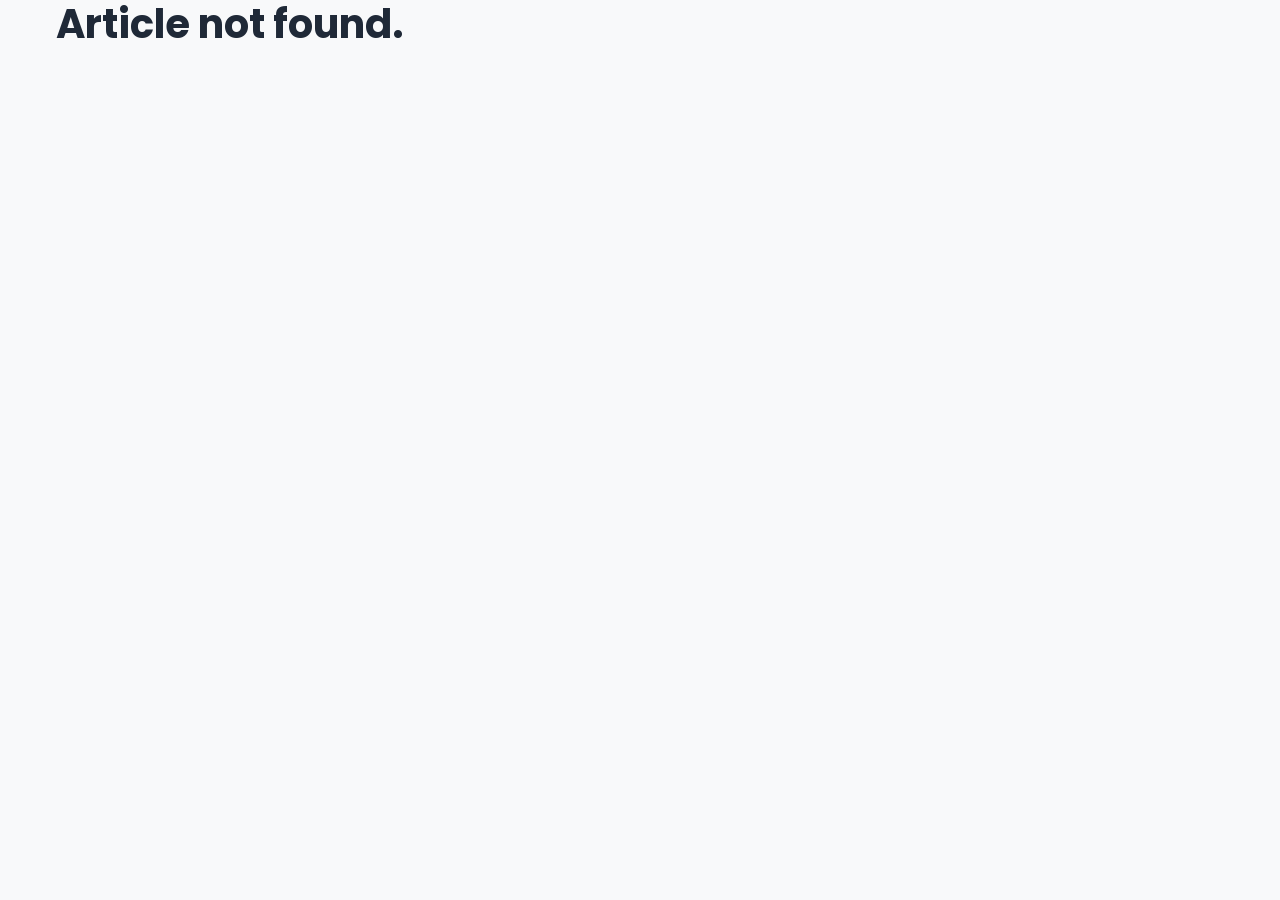
<file: pages/article.html>
<!DOCTYPE html>

<html lang="en">

<head>

<meta charset="UTF-8">

<meta
name="viewport"
content="width=device-width, initial-scale=1.0">

<title>

Pakistan Announces New Economic Policy | Tajziya Gah

</title>

<link
rel="stylesheet"
href="../css/reset.css">

<link
rel="stylesheet"
href="../css/variables.css">

<link
rel="stylesheet"
href="../css/style.css">

<link
rel="stylesheet"
href="../css/responsive.css">

<link
rel="stylesheet"
href="https://cdnjs.cloudflare.com/ajax/libs/font-awesome/6.6.0/css/all.min.css">

<link
href="https://fonts.googleapis.com/css2?family=Inter:wght@300;400;500;600;700&family=Poppins:wght@500;600;700;800&display=swap"
rel="stylesheet">
<link rel="stylesheet" href="../css/theme.css">
<link rel="stylesheet" href="../css/article.css">

<!-- Favicon -->
<link rel="icon" type="image/x-icon" href="/favicon.ico">
<link rel="icon" type="image/png" sizes="32x32" href="/favicon-32x32.png">
<link rel="icon" type="image/png" sizes="16x16" href="/favicon-16x16.png">

<!-- Apple -->
<link rel="apple-touch-icon" sizes="180x180" href="/apple-touch-icon.png">

<!-- Android -->
<link rel="manifest" href="/site.webmanifest">

<meta name="theme-color" content="#8b0000">
</head>

<body>

<!-- Header -->

<!-- Include same Header from index.html -->

<!-- Navigation -->

<!-- Include same Navigation -->

<!-- Breaking News -->

<!-- Include same Breaking News -->

<main class="article-page">

    <div class="container">

        <article id="article-container">

        </article>

    </div>

</main>

<!-- Footer -->

<script src="../js/navigation.js"></script>
<script src="../js/theme.js"></script>
<script src="../js/language.js"></script>
<script src="../js/app.js"></script>
<script src="../js/article.js"></script>

</body>

</html>
</file>
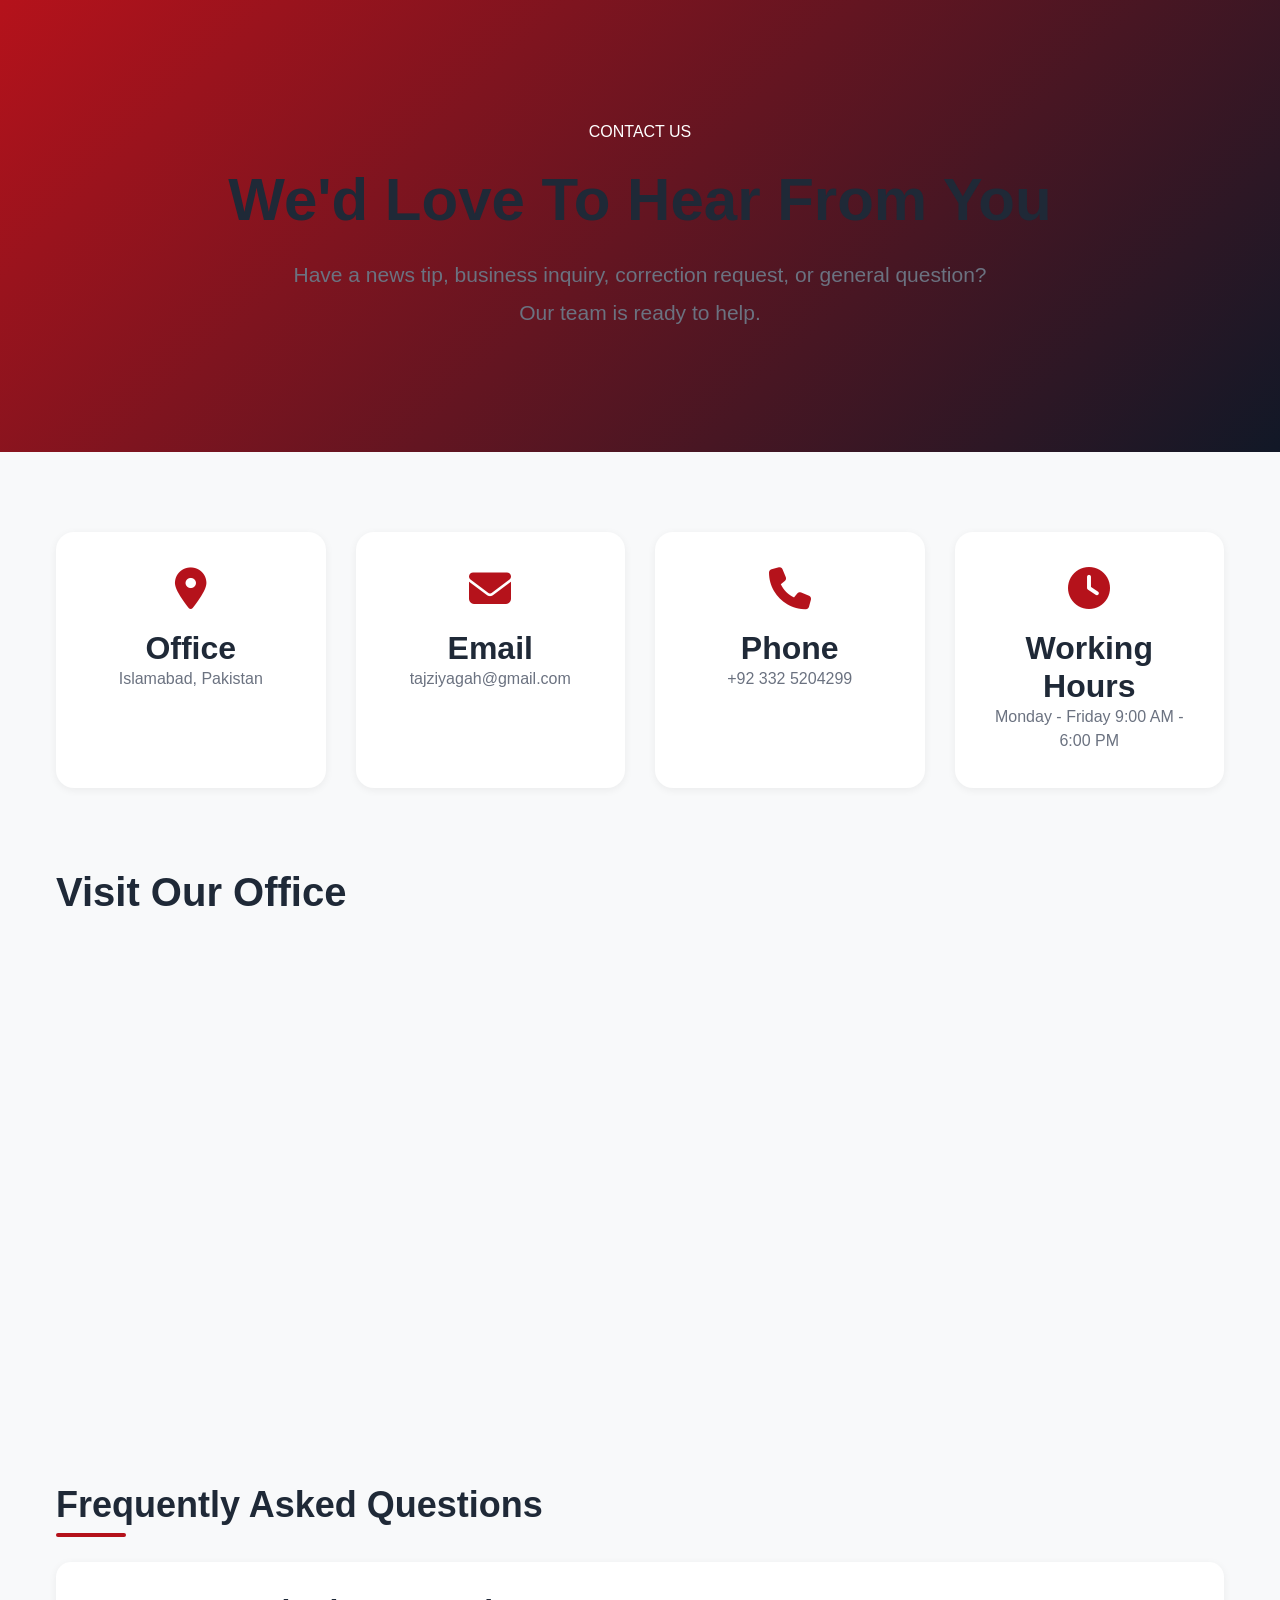
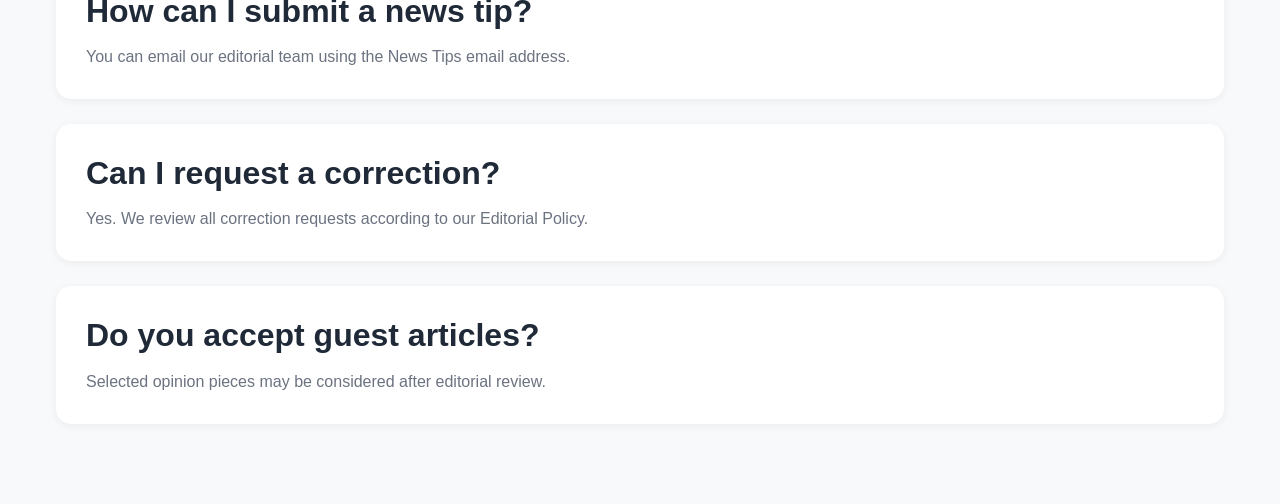
<file: pages/contact.html>
<!DOCTYPE html>
<html lang="en">

<head>

<meta charset="UTF-8">

<meta name="viewport"
content="width=device-width, initial-scale=1.0">

<title>

Contact Us | Tajziya Gah

</title>

<link rel="stylesheet" href="../css/reset.css">
<link rel="stylesheet" href="../css/variables.css">
<link rel="stylesheet" href="../css/style.css">
<link rel="stylesheet" href="../css/responsive.css">
<link rel="stylesheet" href="../css/theme.css">

<link rel="stylesheet"
href="https://cdnjs.cloudflare.com/ajax/libs/font-awesome/6.6.0/css/all.min.css">

<!-- Favicon -->
<link rel="icon" type="image/x-icon" href="/favicon.ico">
<link rel="icon" type="image/png" sizes="32x32" href="/favicon-32x32.png">
<link rel="icon" type="image/png" sizes="16x16" href="/favicon-16x16.png">

<!-- Apple -->
<link rel="apple-touch-icon" sizes="180x180" href="/apple-touch-icon.png">

<!-- Android -->
<link rel="manifest" href="/site.webmanifest">

<meta name="theme-color" content="#8b0000">
</head>

<body>

<!-- Same Header -->

<!-- Same Navigation -->

<!-- Same Breaking News -->

<main>

<!-- Hero -->

<section class="contact-hero">

<div class="container">

<span>CONTACT US</span>

<h1>

We'd Love To Hear From You

</h1>

<p>

Have a news tip, business inquiry, correction request,
or general question? Our team is ready to help.

</p>

</div>

</section>

<section class="contact-cards">

<div class="container">

<div class="contact-grid">

<div class="contact-card">

<i class="fa-solid fa-location-dot"></i>

<h3>

Office

</h3>

<p>

Islamabad, Pakistan

</p>

</div>

<div class="contact-card">

<i class="fa-solid fa-envelope"></i>

<h3>

Email

</h3>

<p>

tajziyagah@gmail.com

</p>

</div>

<div class="contact-card">

<i class="fa-solid fa-phone"></i>

<h3>

Phone

</h3>

<p>

+92 332 5204299

</p>

</div>

<div class="contact-card">

<i class="fa-solid fa-clock"></i>

<h3>

Working Hours

</h3>

<p>

Monday - Friday

9:00 AM - 6:00 PM

</p>

</div>

</div>

</div>

</section>

<section class="map-section">

<div class="container">

<h2>

Visit Our Office

</h2>

<div class="map-container">

<!-- <iframe
src="https://maps.google.com/maps?q=Islamabad&t=&z=13&ie=UTF8&iwloc=&output=embed"
loading="lazy">
</iframe> -->
<iframe src="https://www.google.com/maps/embed?pb=!1m18!1m12!1m3!1d3321.857508476046!2d72.98407507473482!3d33.63493643965176!2m3!1f0!2f0!3f0!3m2!1i1024!2i768!4f13.1!3m3!1m2!1s0x38df9741dc6a0ff7%3A0x6b8c1ba2fa89bb2e!2sAl%20Rehman%20heights!5e0!3m2!1sen!2s!4v1783611809093!5m2!1sen!2s" width="600" height="450" style="border:0;" allowfullscreen="" loading="lazy" referrerpolicy="strict-origin-when-cross-origin"></iframe>
</div>

</div>

</section>

<section class="faq">

<div class="container">

<div class="section-header">

<h2>

Frequently Asked Questions

</h2>

</div>

<div class="faq-list">

<div class="faq-item">

<h3>

How can I submit a news tip?

</h3>

<p>

You can email our editorial team using the News Tips email address.

</p>

</div>

<div class="faq-item">

<h3>

Can I request a correction?

</h3>

<p>

Yes. We review all correction requests according to our Editorial Policy.

</p>

</div>

<div class="faq-item">

<h3>

Do you accept guest articles?

</h3>

<p>

Selected opinion pieces may be considered after editorial review.

</p>

</div>

</div>

</div>

</section>

</main>

<!-- Same Newsletter -->

<!-- Same Footer -->

<script src="../js/navigation.js"></script>
<script src="../js/theme.js"></script>
<script src="../js/language.js"></script>
<script src="../js/app.js"></script>
<script src="../js/article.js"></script>

</body>

</html>
</file>
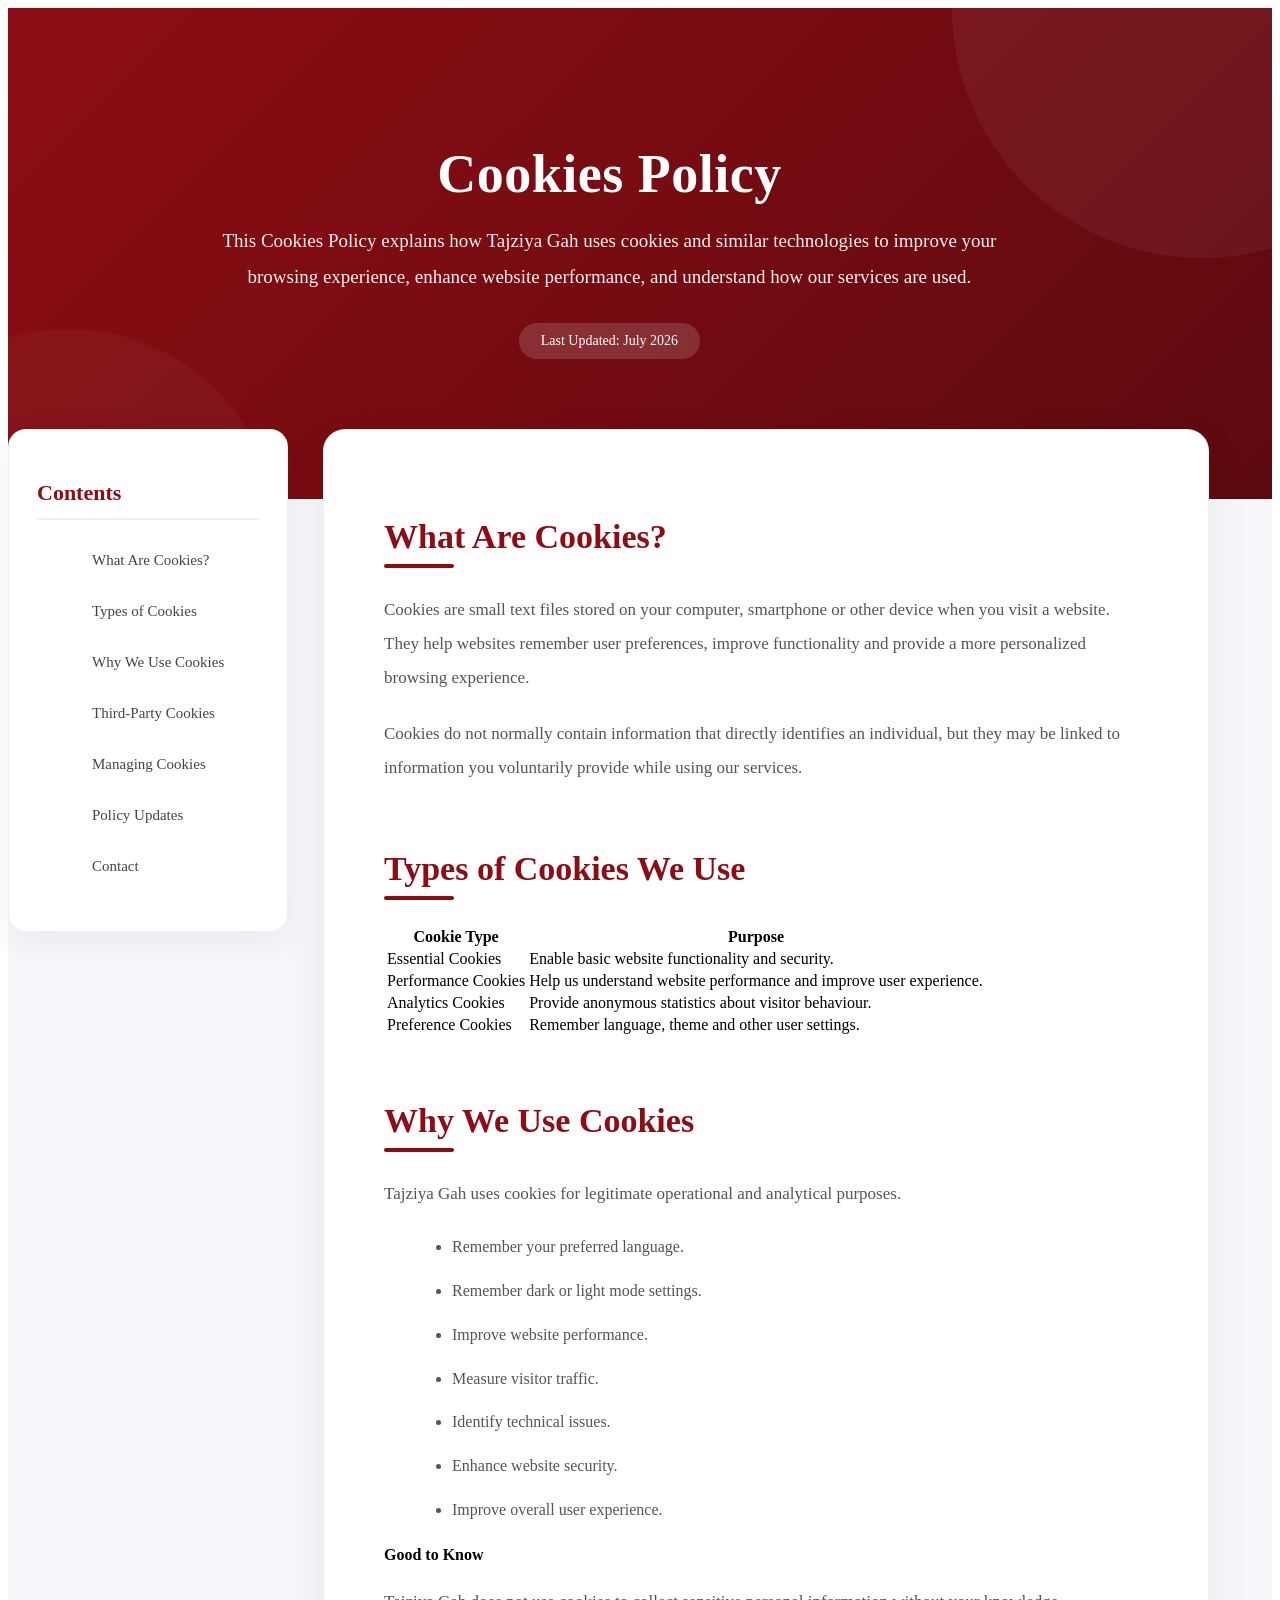
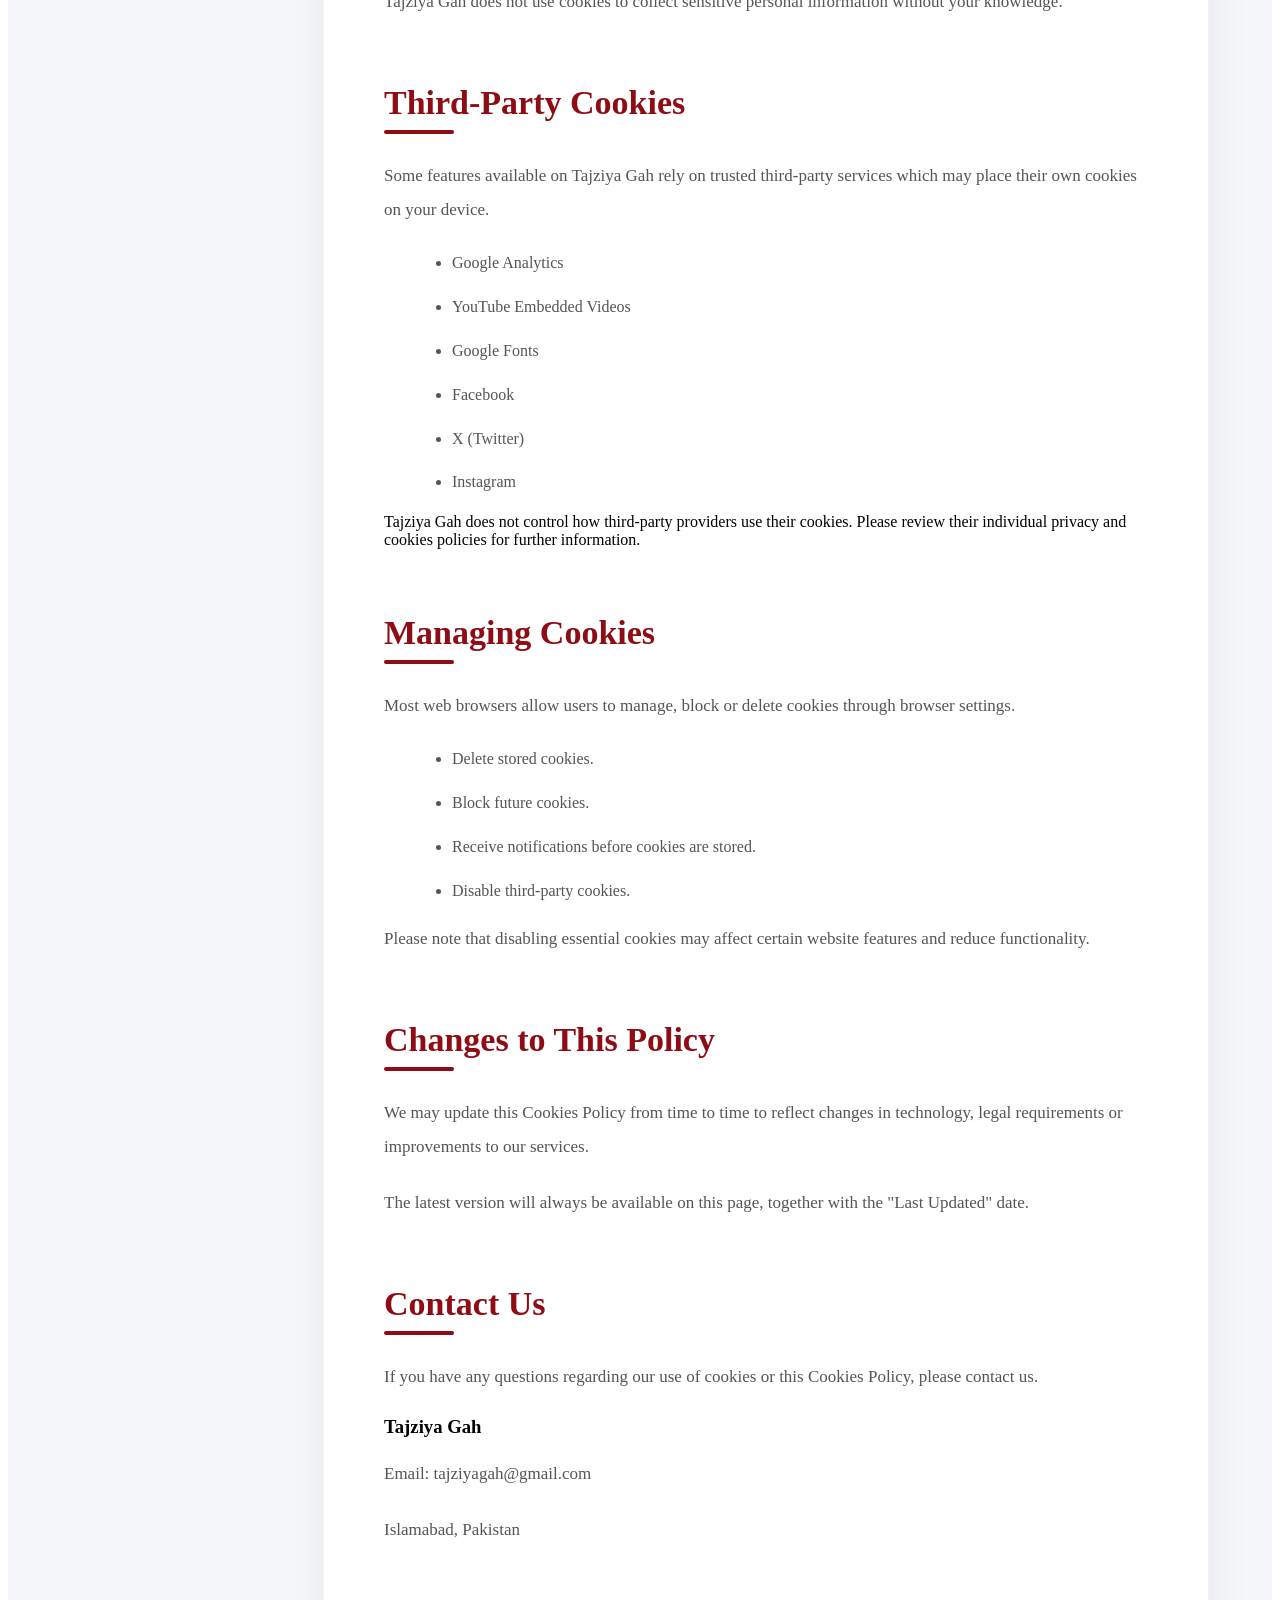
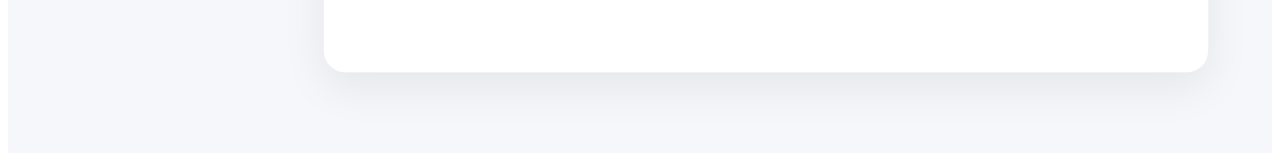
<file: pages/cookies.html>
<html lang="en">
<head>
    <meta charset="UTF-8">
    <meta name="viewport" content="width=device-width, initial-scale=1.0">
    <title>Privacy Policy - Tajziya Gah</title>
    <link rel="stylesheet" href="../css/policy.css">
    <link rel="stylesheet" href="../css/responsive.css">

    <!-- Favicon -->
<link rel="icon" type="image/x-icon" href="/favicon.ico">
<link rel="icon" type="image/png" sizes="32x32" href="/favicon-32x32.png">
<link rel="icon" type="image/png" sizes="16x16" href="/favicon-16x16.png">

<!-- Apple -->
<link rel="apple-touch-icon" sizes="180x180" href="/apple-touch-icon.png">

<!-- Android -->
<link rel="manifest" href="/site.webmanifest">

<meta name="theme-color" content="#8b0000">
</head>
<body>

<main class="policy-page">

    <!-- HERO -->

    <section class="policy-hero">

        <div class="container">

            <h1>Cookies Policy</h1>

            <p>

                This Cookies Policy explains how Tajziya Gah uses cookies and similar
                technologies to improve your browsing experience, enhance website
                performance, and understand how our services are used.

            </p>

            <div class="policy-updated">

                Last Updated: July 2026

            </div>

        </div>

    </section>



    <div class="container">

        <div class="policy-wrapper">

            <!-- SIDEBAR -->

            <aside class="policy-sidebar">

                <h3>Contents</h3>

                <ul>

                    <li><a href="#what">What Are Cookies?</a></li>

                    <li><a href="#types">Types of Cookies</a></li>

                    <li><a href="#purpose">Why We Use Cookies</a></li>

                    <li><a href="#thirdparty">Third-Party Cookies</a></li>

                    <li><a href="#manage">Managing Cookies</a></li>

                    <li><a href="#updates">Policy Updates</a></li>

                    <li><a href="#contact">Contact</a></li>

                </ul>

            </aside>



            <!-- CONTENT -->

            <div class="policy-content">

                <section id="what">

                    <h2>What Are Cookies?</h2>

                    <p>

                        Cookies are small text files stored on your computer,
                        smartphone or other device when you visit a website.
                        They help websites remember user preferences, improve
                        functionality and provide a more personalized browsing
                        experience.

                    </p>

                    <p>

                        Cookies do not normally contain information that directly
                        identifies an individual, but they may be linked to
                        information you voluntarily provide while using our
                        services.

                    </p>

                </section>



                <section id="types">

                    <h2>Types of Cookies We Use</h2>

                    <table class="policy-table">

                        <tr>

                            <th>Cookie Type</th>

                            <th>Purpose</th>

                        </tr>

                        <tr>

                            <td>Essential Cookies</td>

                            <td>Enable basic website functionality and security.</td>

                        </tr>

                        <tr>

                            <td>Performance Cookies</td>

                            <td>Help us understand website performance and improve user experience.</td>

                        </tr>

                        <tr>

                            <td>Analytics Cookies</td>

                            <td>Provide anonymous statistics about visitor behaviour.</td>

                        </tr>

                        <tr>

                            <td>Preference Cookies</td>

                            <td>Remember language, theme and other user settings.</td>

                        </tr>

                    </table>

                </section>



                <section id="purpose">

                    <h2>Why We Use Cookies</h2>

                    <p>

                        Tajziya Gah uses cookies for legitimate operational and
                        analytical purposes.

                    </p>

                    <ul>

                        <li>Remember your preferred language.</li>

                        <li>Remember dark or light mode settings.</li>

                        <li>Improve website performance.</li>

                        <li>Measure visitor traffic.</li>

                        <li>Identify technical issues.</li>

                        <li>Enhance website security.</li>

                        <li>Improve overall user experience.</li>

                    </ul>

                    <div class="policy-box">

                        <h4>Good to Know</h4>

                        <p>

                            Tajziya Gah does not use cookies to collect sensitive
                            personal information without your knowledge.

                        </p>

                    </div>

                </section>



                <section id="thirdparty">

                    <h2>Third-Party Cookies</h2>

                    <p>

                        Some features available on Tajziya Gah rely on trusted
                        third-party services which may place their own cookies
                        on your device.

                    </p>

                    <ul>

                        <li>Google Analytics</li>

                        <li>YouTube Embedded Videos</li>

                        <li>Google Fonts</li>

                        <li>Facebook</li>

                        <li>X (Twitter)</li>

                        <li>Instagram</li>

                    </ul>

                    <div class="policy-notice">

                        Tajziya Gah does not control how third-party providers
                        use their cookies. Please review their individual privacy
                        and cookies policies for further information.

                    </div>

                </section>



                <section id="manage">

                    <h2>Managing Cookies</h2>

                    <p>

                        Most web browsers allow users to manage, block or delete
                        cookies through browser settings.

                    </p>

                    <ul>

                        <li>Delete stored cookies.</li>

                        <li>Block future cookies.</li>

                        <li>Receive notifications before cookies are stored.</li>

                        <li>Disable third-party cookies.</li>

                    </ul>

                    <p>

                        Please note that disabling essential cookies may affect
                        certain website features and reduce functionality.

                    </p>

                </section>



                <section id="updates">

                    <h2>Changes to This Policy</h2>

                    <p>

                        We may update this Cookies Policy from time to time to
                        reflect changes in technology, legal requirements or
                        improvements to our services.

                    </p>

                    <p>

                        The latest version will always be available on this page,
                        together with the "Last Updated" date.

                    </p>

                </section>



                <section id="contact">

                    <h2>Contact Us</h2>

                    <p>

                        If you have any questions regarding our use of cookies
                        or this Cookies Policy, please contact us.

                    </p>

                    <div class="policy-contact">

                        <h3>Tajziya Gah</h3>

                        <p>Email: tajziyagah@gmail.com</p>

                        <p>Islamabad, Pakistan</p>

                    </div>

                </section>

            </div>

        </div>

    </div>

</main>
<script src="../js/navigation.js"></script>
<script src="../js/theme.js"></script>
<script src="../js/language.js"></script>
<script src="../js/app.js"></script>

</body>
</file>
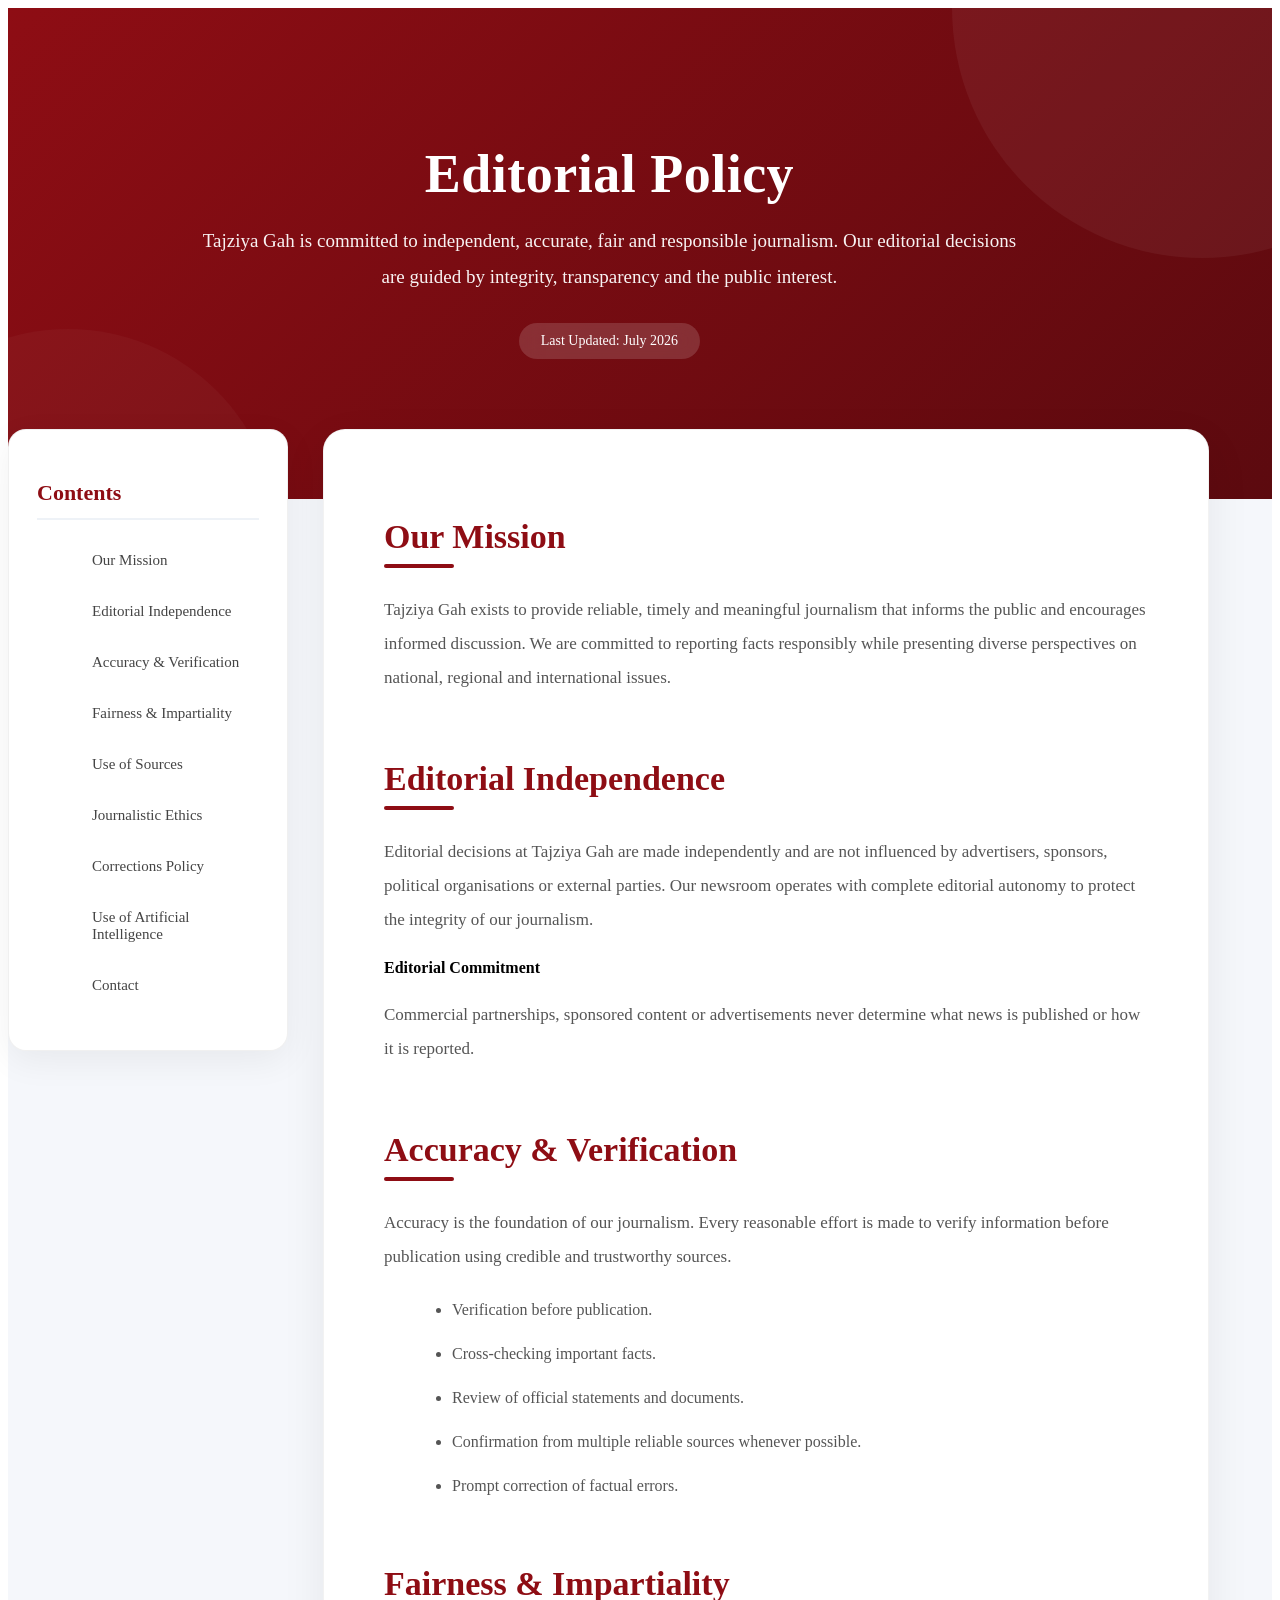
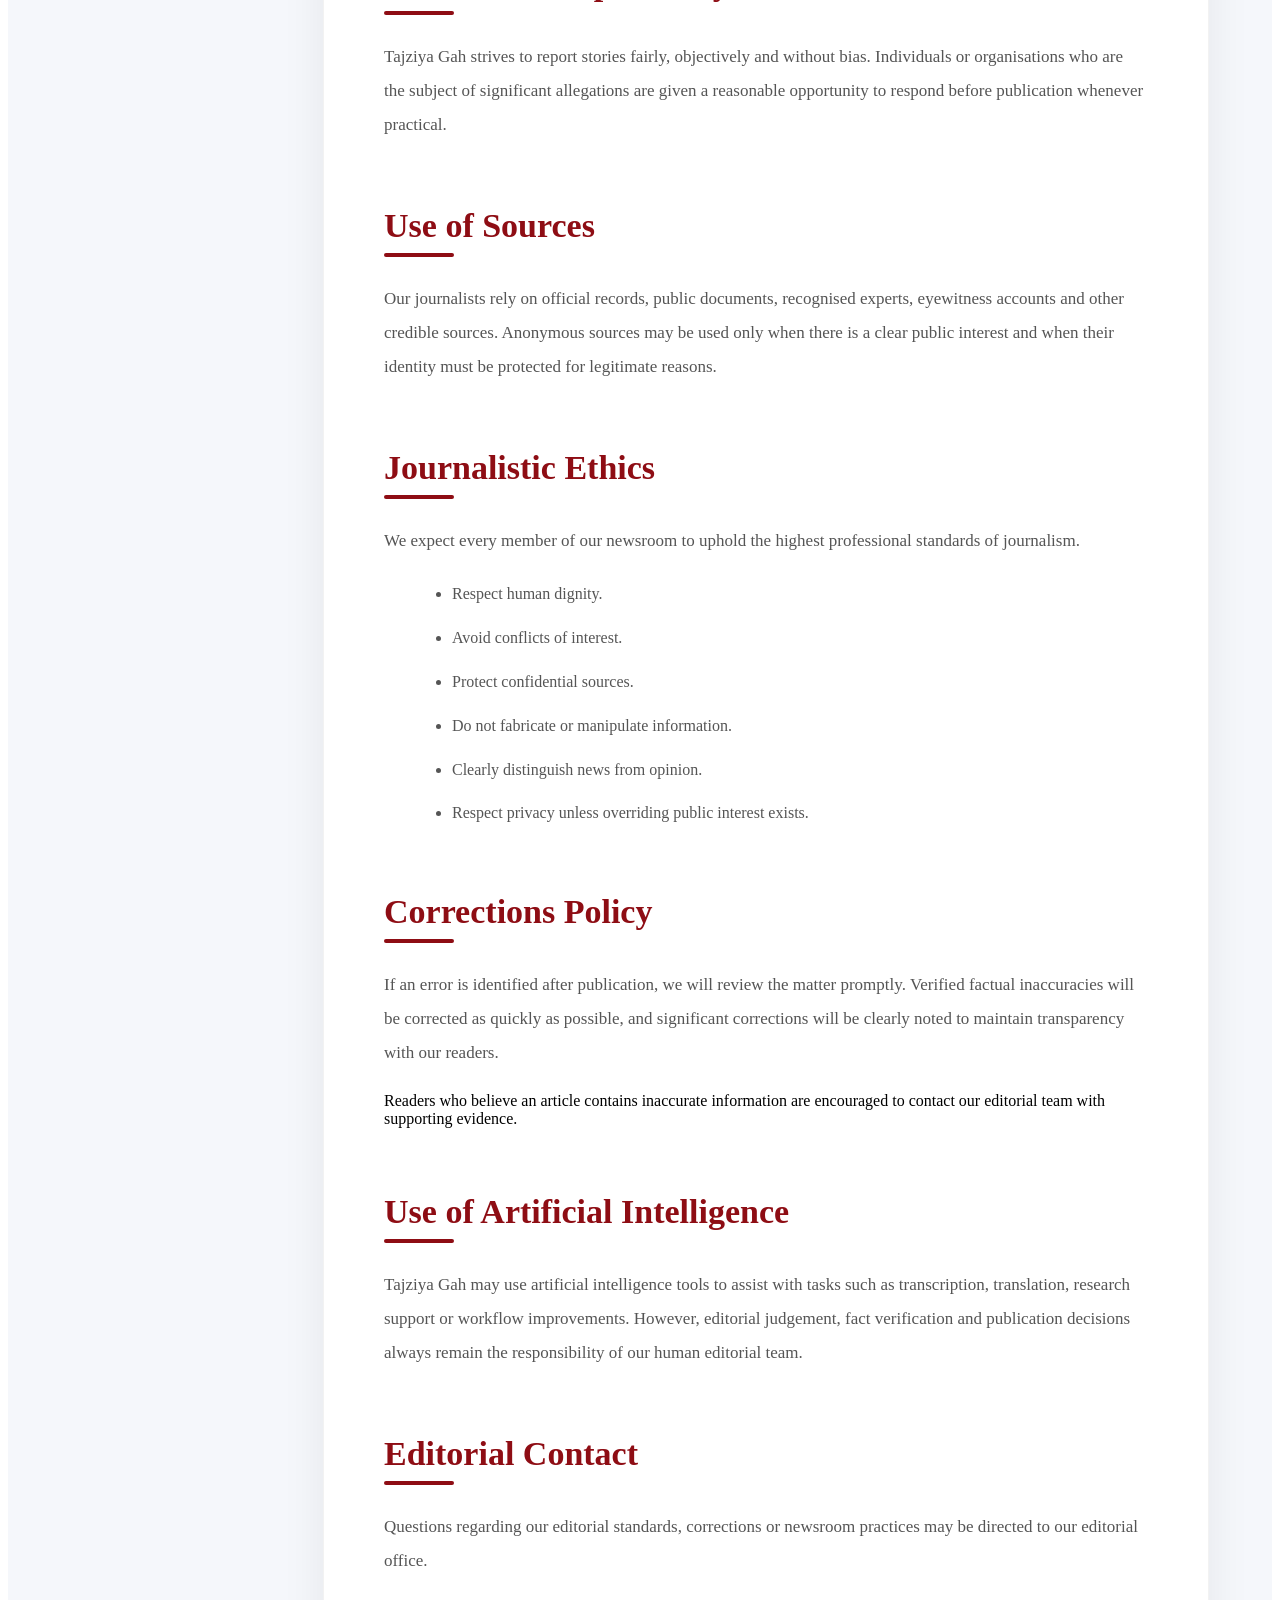
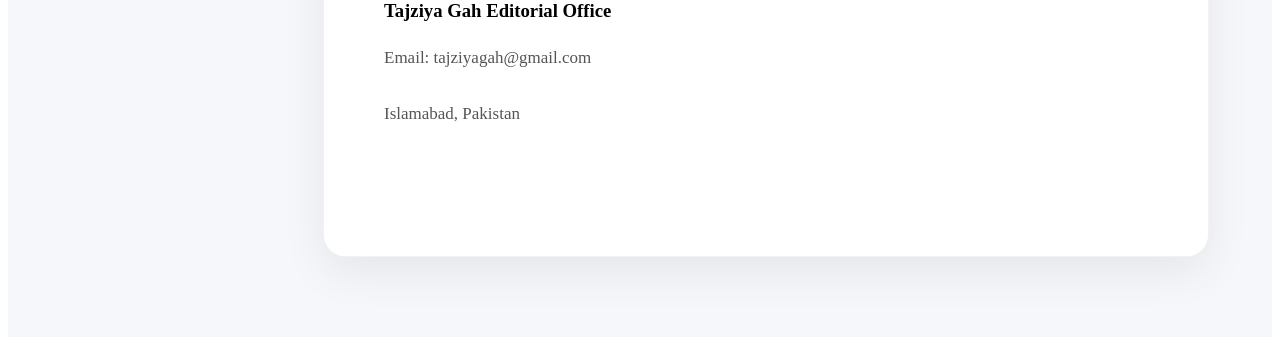
<file: pages/editorial-policy.html>
<html lang="en">
<head>
    <meta charset="UTF-8">
    <meta name="viewport" content="width=device-width, initial-scale=1.0">
    <title>Privacy Policy - Tajziya Gah</title>
    <link rel="stylesheet" href="../css/policy.css">
    <link rel="stylesheet" href="../css/responsive.css">

    <!-- Favicon -->
<link rel="icon" type="image/x-icon" href="/favicon.ico">
<link rel="icon" type="image/png" sizes="32x32" href="/favicon-32x32.png">
<link rel="icon" type="image/png" sizes="16x16" href="/favicon-16x16.png">

<!-- Apple -->
<link rel="apple-touch-icon" sizes="180x180" href="/apple-touch-icon.png">

<!-- Android -->
<link rel="manifest" href="/site.webmanifest">

<meta name="theme-color" content="#8b0000">
</head>
<body>

<main class="policy-page">

    <!-- HERO -->

    <section class="policy-hero">

        <div class="container">

            <h1>Editorial Policy</h1>

            <p>

                Tajziya Gah is committed to independent, accurate, fair and responsible journalism.
                Our editorial decisions are guided by integrity, transparency and the public interest.

            </p>

            <div class="policy-updated">

                Last Updated: July 2026

            </div>

        </div>

    </section>


    <div class="container">

        <div class="policy-wrapper">

            <!-- SIDEBAR -->

            <aside class="policy-sidebar">

                <h3>Contents</h3>

                <ul>

                    <li><a href="#mission">Our Mission</a></li>

                    <li><a href="#independence">Editorial Independence</a></li>

                    <li><a href="#accuracy">Accuracy & Verification</a></li>

                    <li><a href="#fairness">Fairness & Impartiality</a></li>

                    <li><a href="#sources">Use of Sources</a></li>

                    <li><a href="#ethics">Journalistic Ethics</a></li>

                    <li><a href="#corrections">Corrections Policy</a></li>

                    <li><a href="#ai">Use of Artificial Intelligence</a></li>

                    <li><a href="#contact">Contact</a></li>

                </ul>

            </aside>


            <!-- CONTENT -->

            <div class="policy-content">

                <section id="mission">

                    <h2>Our Mission</h2>

                    <p>

                        Tajziya Gah exists to provide reliable, timely and meaningful journalism
                        that informs the public and encourages informed discussion. We are committed
                        to reporting facts responsibly while presenting diverse perspectives on
                        national, regional and international issues.

                    </p>

                </section>


                <section id="independence">

                    <h2>Editorial Independence</h2>

                    <p>

                        Editorial decisions at Tajziya Gah are made independently and are not influenced
                        by advertisers, sponsors, political organisations or external parties.
                        Our newsroom operates with complete editorial autonomy to protect the integrity
                        of our journalism.

                    </p>

                    <div class="policy-box">

                        <h4>Editorial Commitment</h4>

                        <p>

                            Commercial partnerships, sponsored content or advertisements never determine
                            what news is published or how it is reported.

                        </p>

                    </div>

                </section>


                <section id="accuracy">

                    <h2>Accuracy & Verification</h2>

                    <p>

                        Accuracy is the foundation of our journalism. Every reasonable effort is made
                        to verify information before publication using credible and trustworthy sources.

                    </p>

                    <ul>

                        <li>Verification before publication.</li>

                        <li>Cross-checking important facts.</li>

                        <li>Review of official statements and documents.</li>

                        <li>Confirmation from multiple reliable sources whenever possible.</li>

                        <li>Prompt correction of factual errors.</li>

                    </ul>

                </section>


                <section id="fairness">

                    <h2>Fairness & Impartiality</h2>

                    <p>

                        Tajziya Gah strives to report stories fairly, objectively and without bias.
                        Individuals or organisations who are the subject of significant allegations
                        are given a reasonable opportunity to respond before publication whenever
                        practical.

                    </p>

                </section>


                <section id="sources">

                    <h2>Use of Sources</h2>

                    <p>

                        Our journalists rely on official records, public documents, recognised experts,
                        eyewitness accounts and other credible sources. Anonymous sources may be used
                        only when there is a clear public interest and when their identity must be
                        protected for legitimate reasons.

                    </p>

                </section>


                <section id="ethics">

                    <h2>Journalistic Ethics</h2>

                    <p>

                        We expect every member of our newsroom to uphold the highest professional
                        standards of journalism.

                    </p>

                    <ul>

                        <li>Respect human dignity.</li>

                        <li>Avoid conflicts of interest.</li>

                        <li>Protect confidential sources.</li>

                        <li>Do not fabricate or manipulate information.</li>

                        <li>Clearly distinguish news from opinion.</li>

                        <li>Respect privacy unless overriding public interest exists.</li>

                    </ul>

                </section>


                <section id="corrections">

                    <h2>Corrections Policy</h2>

                    <p>

                        If an error is identified after publication, we will review the matter
                        promptly. Verified factual inaccuracies will be corrected as quickly as
                        possible, and significant corrections will be clearly noted to maintain
                        transparency with our readers.

                    </p>

                    <div class="policy-notice">

                        Readers who believe an article contains inaccurate information are encouraged
                        to contact our editorial team with supporting evidence.

                    </div>

                </section>


                <section id="ai">

                    <h2>Use of Artificial Intelligence</h2>

                    <p>

                        Tajziya Gah may use artificial intelligence tools to assist with tasks such
                        as transcription, translation, research support or workflow improvements.
                        However, editorial judgement, fact verification and publication decisions
                        always remain the responsibility of our human editorial team.

                    </p>

                </section>


                <section id="contact">

                    <h2>Editorial Contact</h2>

                    <p>

                        Questions regarding our editorial standards, corrections or newsroom practices
                        may be directed to our editorial office.

                    </p>

                    <div class="policy-contact">

                        <h3>Tajziya Gah Editorial Office</h3>

                        <p>Email: tajziyagah@gmail.com</p>

                        <p>Islamabad, Pakistan</p>

                    </div>

                </section>

            </div>

        </div>

    </div>

</main>
<script src="../js/navigation.js"></script>
<script src="../js/theme.js"></script>
<script src="../js/language.js"></script>
<script src="../js/app.js"></script>

</body>
</file>
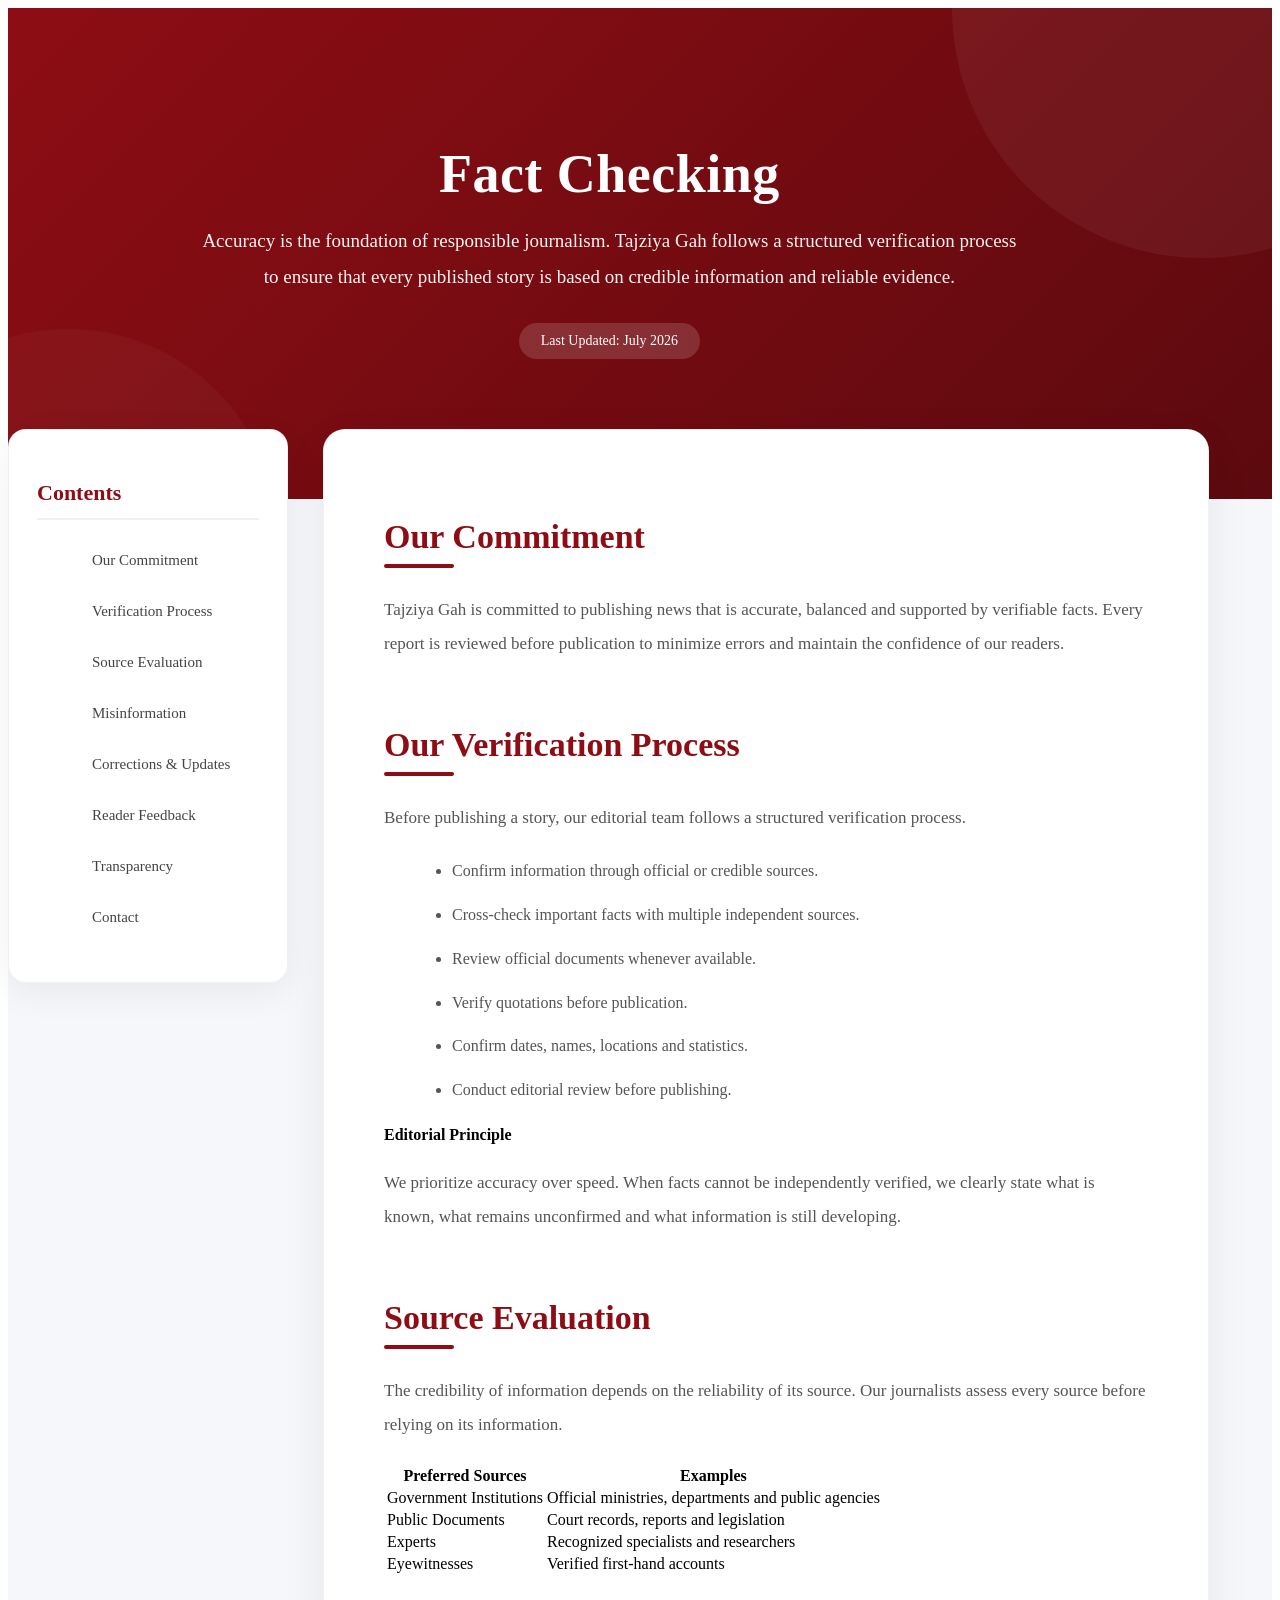
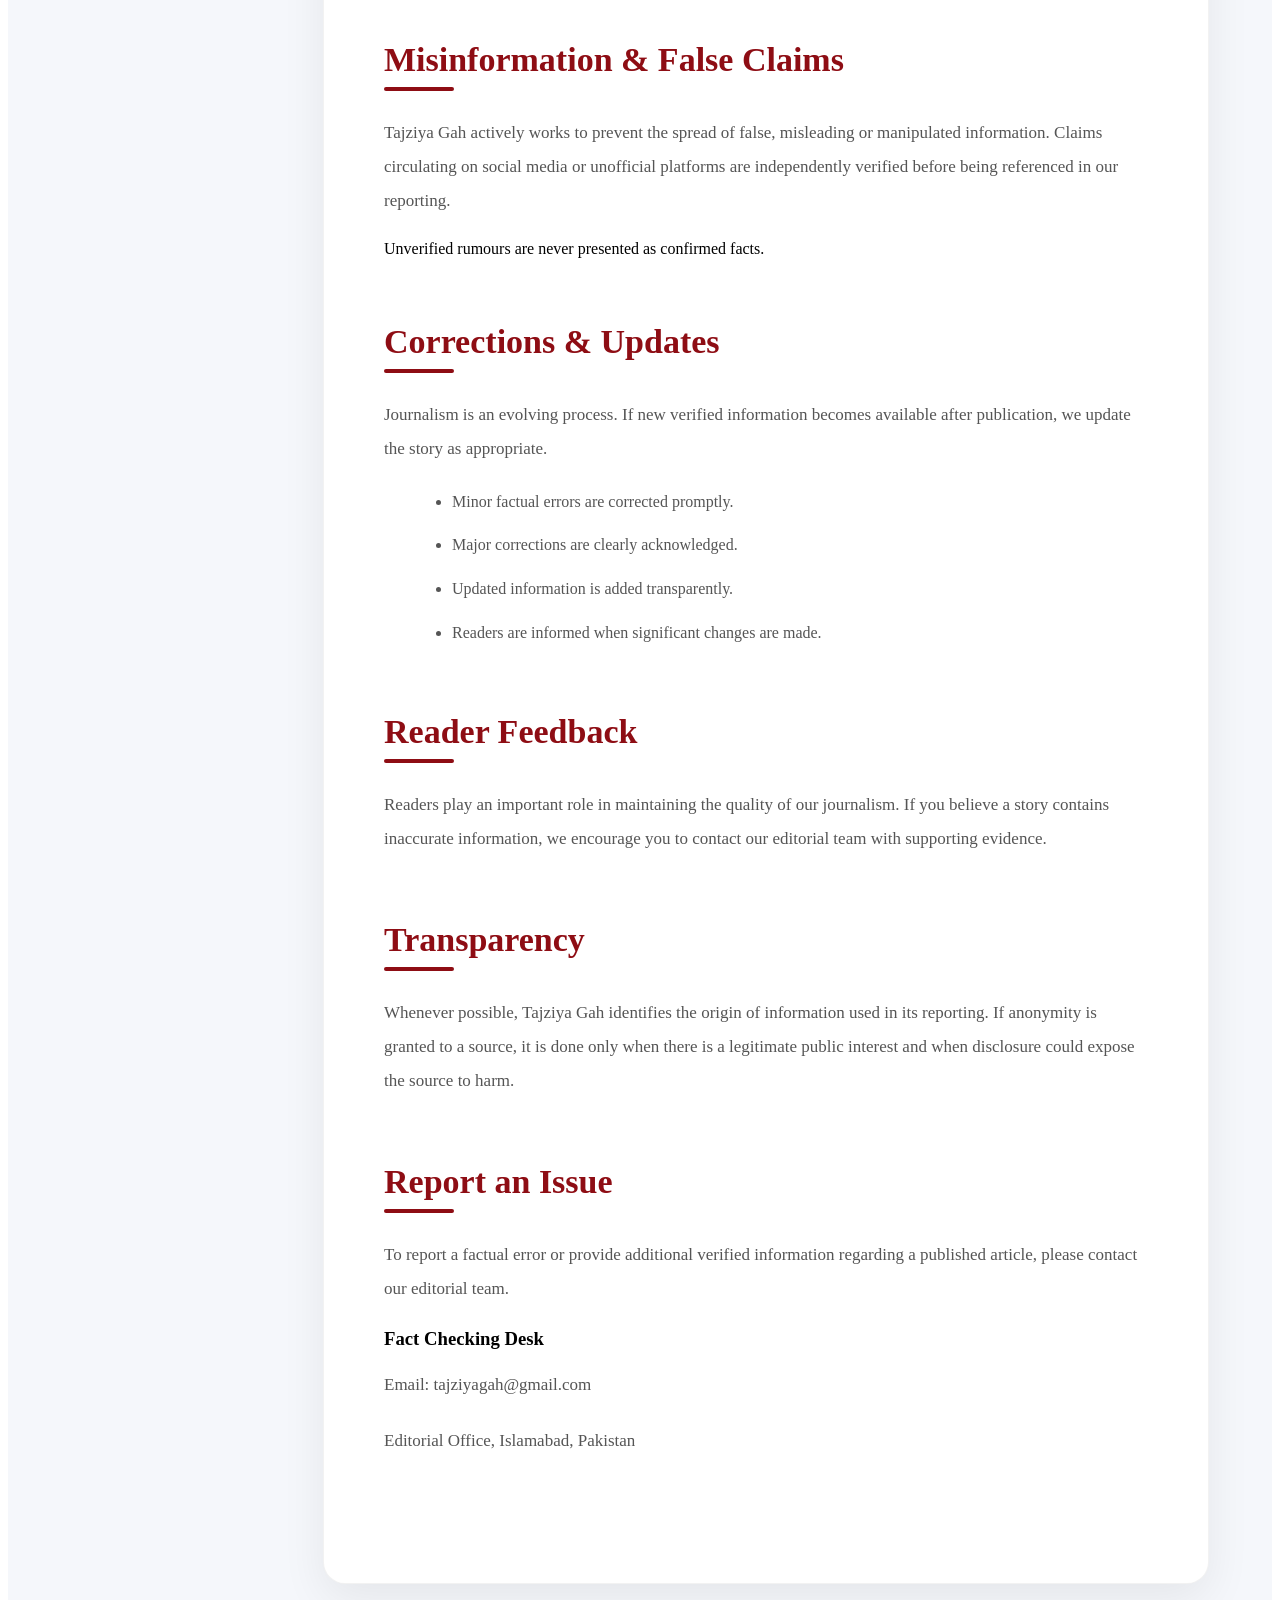
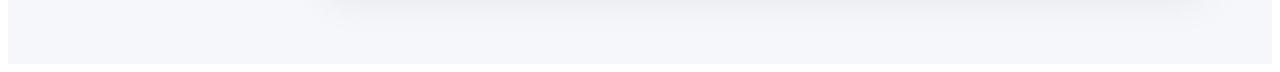
<file: pages/fact-checking.html>
<html lang="en">
<head>
    <meta charset="UTF-8">
    <meta name="viewport" content="width=device-width, initial-scale=1.0">
    <title>Privacy Policy - Tajziya Gah</title>
    <link rel="stylesheet" href="../css/policy.css">
    <link rel="stylesheet" href="../css/responsive.css">

    <!-- Favicon -->
<link rel="icon" type="image/x-icon" href="/favicon.ico">
<link rel="icon" type="image/png" sizes="32x32" href="/favicon-32x32.png">
<link rel="icon" type="image/png" sizes="16x16" href="/favicon-16x16.png">

<!-- Apple -->
<link rel="apple-touch-icon" sizes="180x180" href="/apple-touch-icon.png">

<!-- Android -->
<link rel="manifest" href="/site.webmanifest">

<meta name="theme-color" content="#8b0000">
</head>
<body>

<main class="policy-page">

    <!-- HERO -->

    <section class="policy-hero">

        <div class="container">

            <h1>Fact Checking</h1>

            <p>

                Accuracy is the foundation of responsible journalism. Tajziya Gah follows
                a structured verification process to ensure that every published story is
                based on credible information and reliable evidence.

            </p>

            <div class="policy-updated">

                Last Updated: July 2026

            </div>

        </div>

    </section>


    <div class="container">

        <div class="policy-wrapper">

            <!-- SIDEBAR -->

            <aside class="policy-sidebar">

                <h3>Contents</h3>

                <ul>

                    <li><a href="#commitment">Our Commitment</a></li>

                    <li><a href="#verification">Verification Process</a></li>

                    <li><a href="#sources">Source Evaluation</a></li>

                    <li><a href="#misinformation">Misinformation</a></li>

                    <li><a href="#corrections">Corrections & Updates</a></li>

                    <li><a href="#readers">Reader Feedback</a></li>

                    <li><a href="#transparency">Transparency</a></li>

                    <li><a href="#contact">Contact</a></li>

                </ul>

            </aside>


            <!-- CONTENT -->

            <div class="policy-content">

                <section id="commitment">

                    <h2>Our Commitment</h2>

                    <p>

                        Tajziya Gah is committed to publishing news that is accurate,
                        balanced and supported by verifiable facts. Every report is
                        reviewed before publication to minimize errors and maintain
                        the confidence of our readers.

                    </p>

                </section>



                <section id="verification">

                    <h2>Our Verification Process</h2>

                    <p>

                        Before publishing a story, our editorial team follows a
                        structured verification process.

                    </p>

                    <ul>

                        <li>Confirm information through official or credible sources.</li>

                        <li>Cross-check important facts with multiple independent sources.</li>

                        <li>Review official documents whenever available.</li>

                        <li>Verify quotations before publication.</li>

                        <li>Confirm dates, names, locations and statistics.</li>

                        <li>Conduct editorial review before publishing.</li>

                    </ul>

                    <div class="policy-box">

                        <h4>Editorial Principle</h4>

                        <p>

                            We prioritize accuracy over speed. When facts cannot be
                            independently verified, we clearly state what is known,
                            what remains unconfirmed and what information is still
                            developing.

                        </p>

                    </div>

                </section>



                <section id="sources">

                    <h2>Source Evaluation</h2>

                    <p>

                        The credibility of information depends on the reliability of
                        its source. Our journalists assess every source before relying
                        on its information.

                    </p>

                    <table class="policy-table">

                        <tr>

                            <th>Preferred Sources</th>

                            <th>Examples</th>

                        </tr>

                        <tr>

                            <td>Government Institutions</td>

                            <td>Official ministries, departments and public agencies</td>

                        </tr>

                        <tr>

                            <td>Public Documents</td>

                            <td>Court records, reports and legislation</td>

                        </tr>

                        <tr>

                            <td>Experts</td>

                            <td>Recognized specialists and researchers</td>

                        </tr>

                        <tr>

                            <td>Eyewitnesses</td>

                            <td>Verified first-hand accounts</td>

                        </tr>

                    </table>

                </section>



                <section id="misinformation">

                    <h2>Misinformation & False Claims</h2>

                    <p>

                        Tajziya Gah actively works to prevent the spread of false,
                        misleading or manipulated information. Claims circulating on
                        social media or unofficial platforms are independently verified
                        before being referenced in our reporting.

                    </p>

                    <div class="policy-notice">

                        Unverified rumours are never presented as confirmed facts.

                    </div>

                </section>



                <section id="corrections">

                    <h2>Corrections & Updates</h2>

                    <p>

                        Journalism is an evolving process. If new verified information
                        becomes available after publication, we update the story as
                        appropriate.

                    </p>

                    <ul>

                        <li>Minor factual errors are corrected promptly.</li>

                        <li>Major corrections are clearly acknowledged.</li>

                        <li>Updated information is added transparently.</li>

                        <li>Readers are informed when significant changes are made.</li>

                    </ul>

                </section>



                <section id="readers">

                    <h2>Reader Feedback</h2>

                    <p>

                        Readers play an important role in maintaining the quality of
                        our journalism. If you believe a story contains inaccurate
                        information, we encourage you to contact our editorial team
                        with supporting evidence.

                    </p>

                </section>



                <section id="transparency">

                    <h2>Transparency</h2>

                    <p>

                        Whenever possible, Tajziya Gah identifies the origin of
                        information used in its reporting. If anonymity is granted
                        to a source, it is done only when there is a legitimate public
                        interest and when disclosure could expose the source to harm.

                    </p>

                </section>



                <section id="contact">

                    <h2>Report an Issue</h2>

                    <p>

                        To report a factual error or provide additional verified
                        information regarding a published article, please contact
                        our editorial team.

                    </p>

                    <div class="policy-contact">

                        <h3>Fact Checking Desk</h3>

                        <p>Email: tajziyagah@gmail.com</p>

                        <p>Editorial Office, Islamabad, Pakistan</p>

                    </div>

                </section>

            </div>

        </div>

    </div>

</main>
<script src="../js/navigation.js"></script>
<script src="../js/theme.js"></script>
<script src="../js/language.js"></script>
<script src="../js/app.js"></script>

</body>
</file>
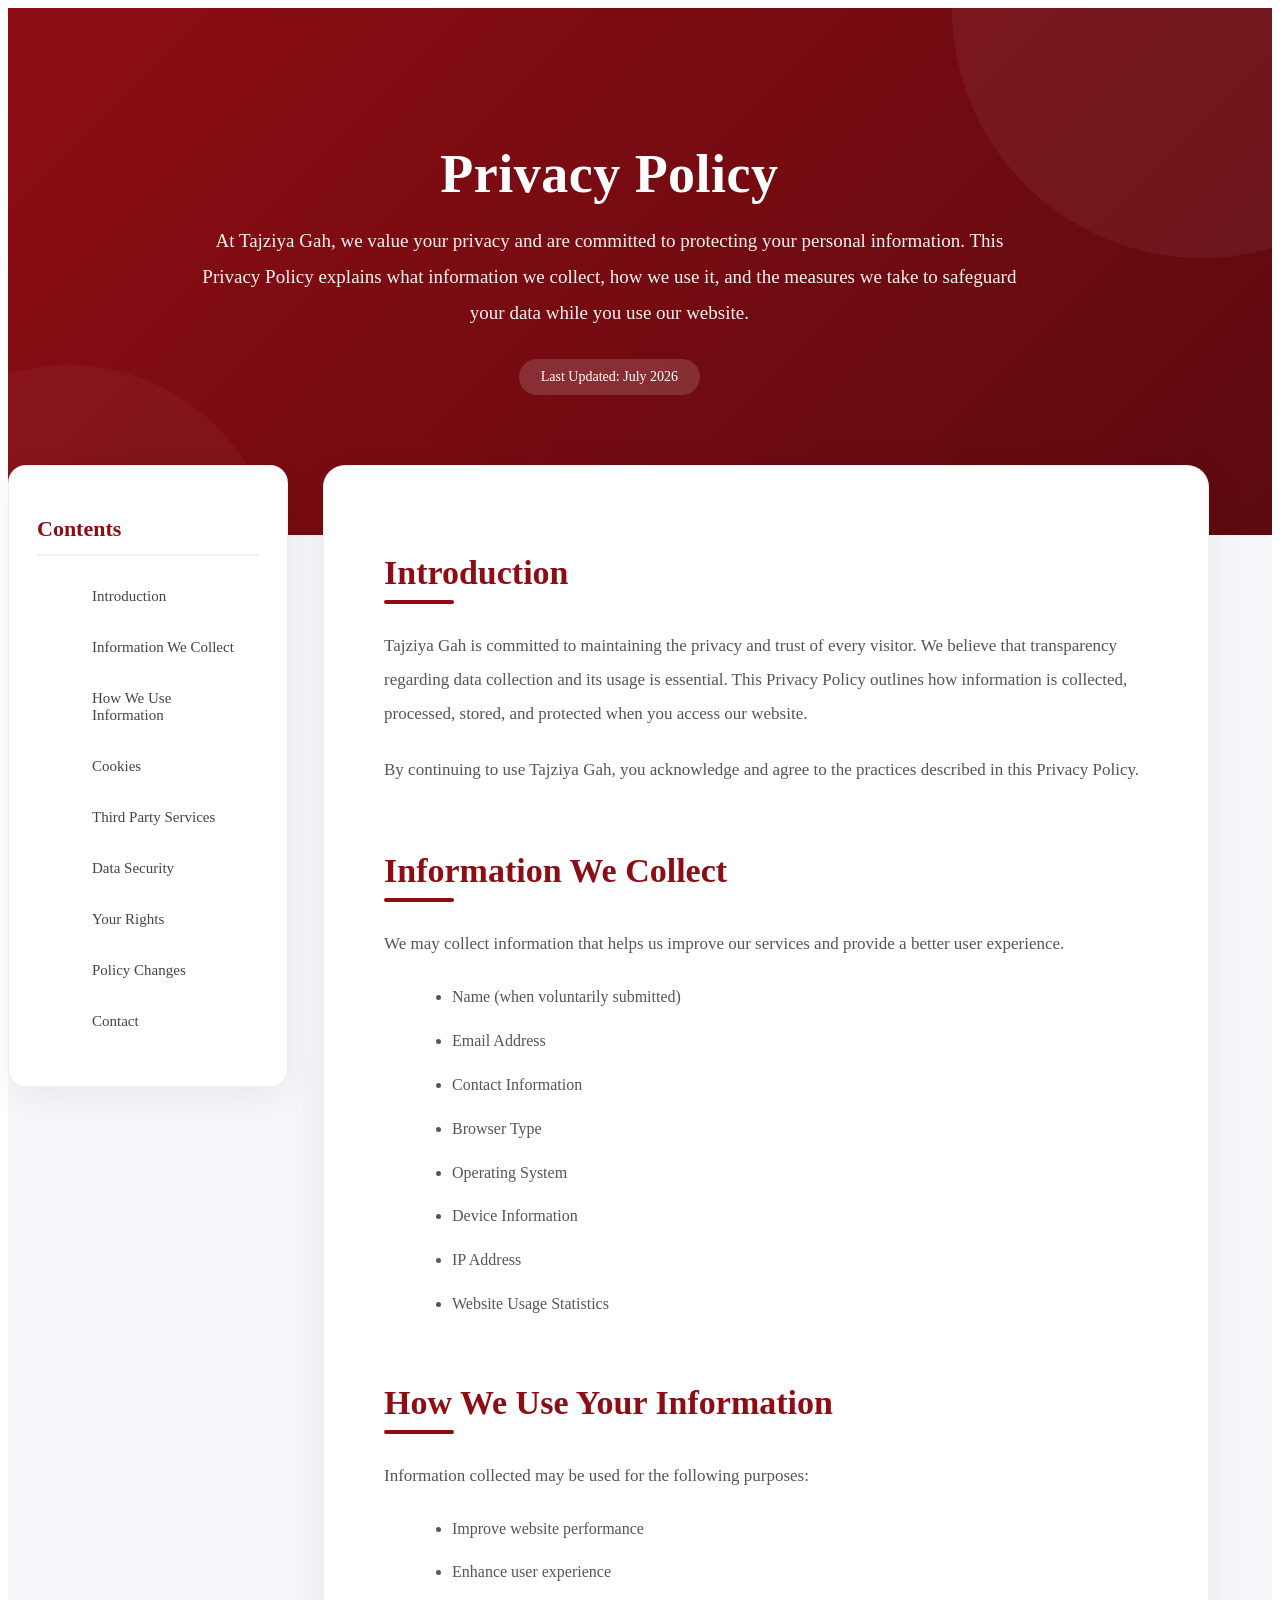
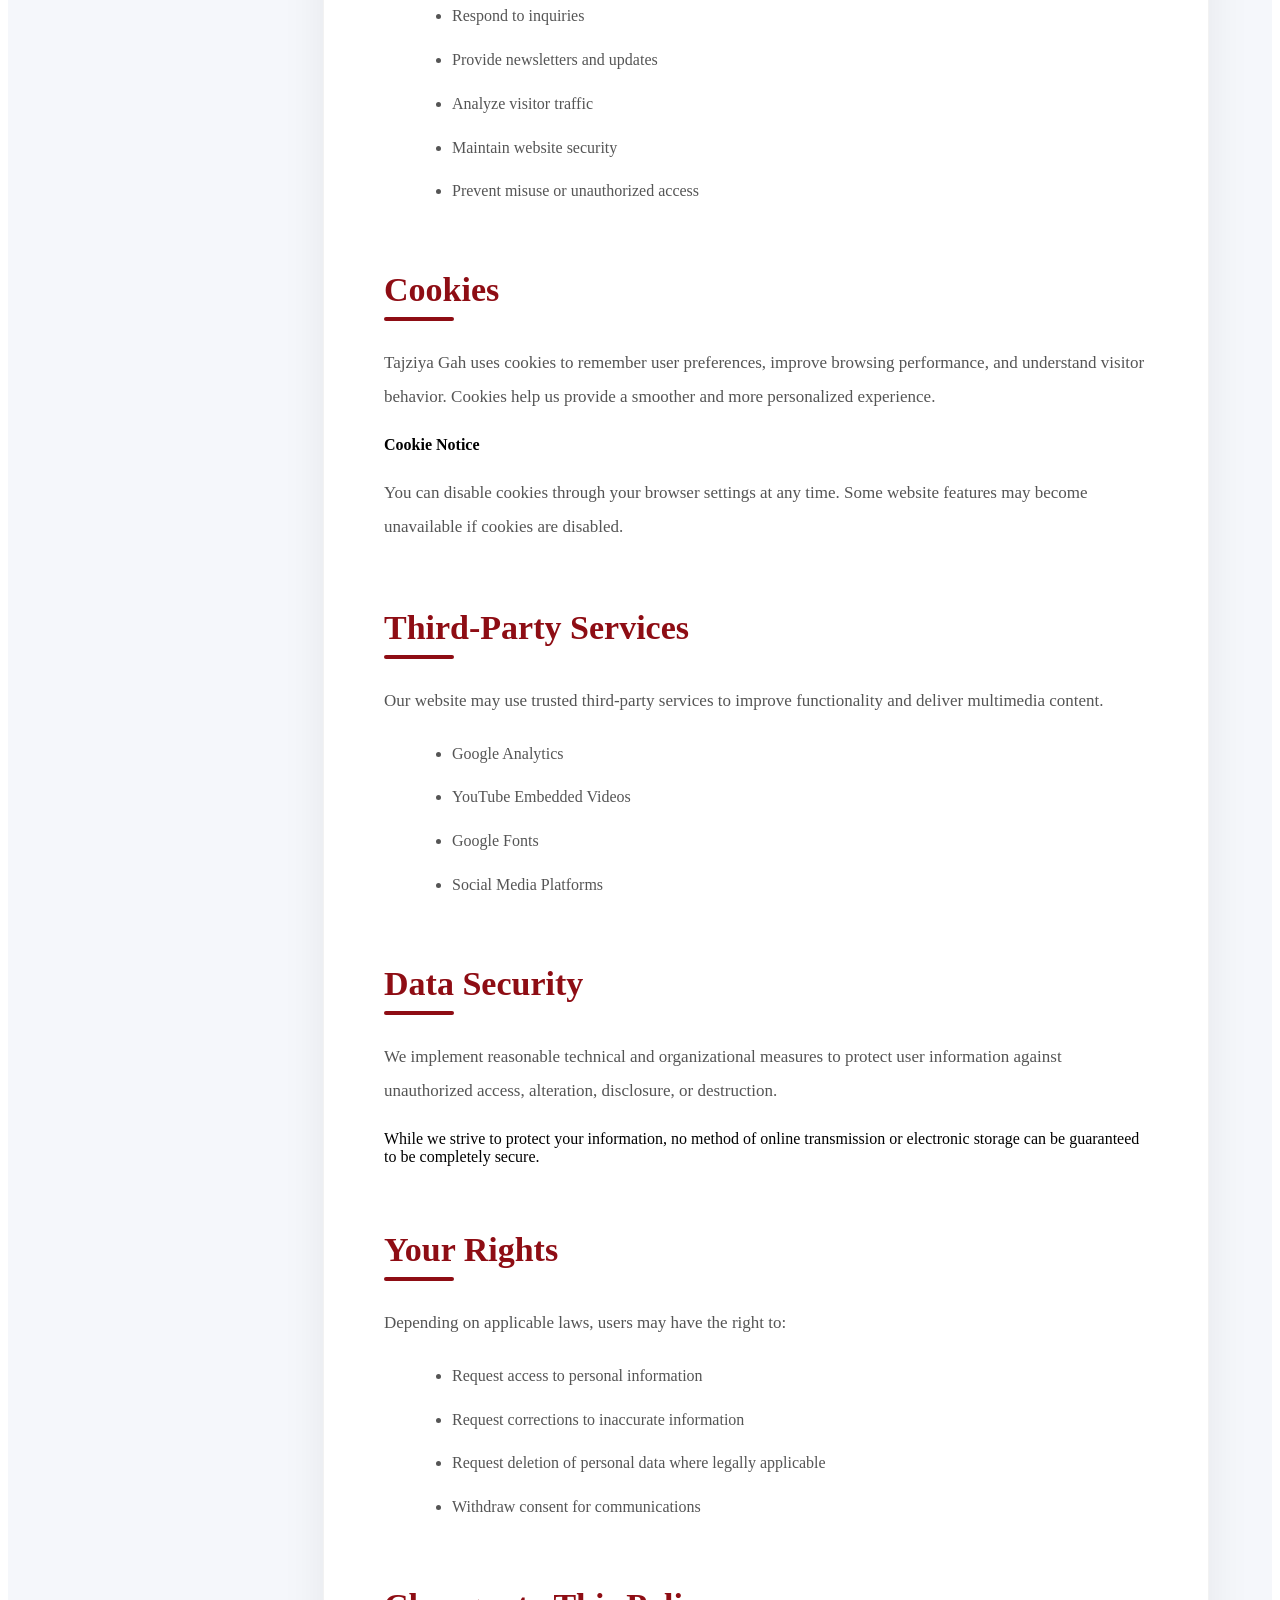
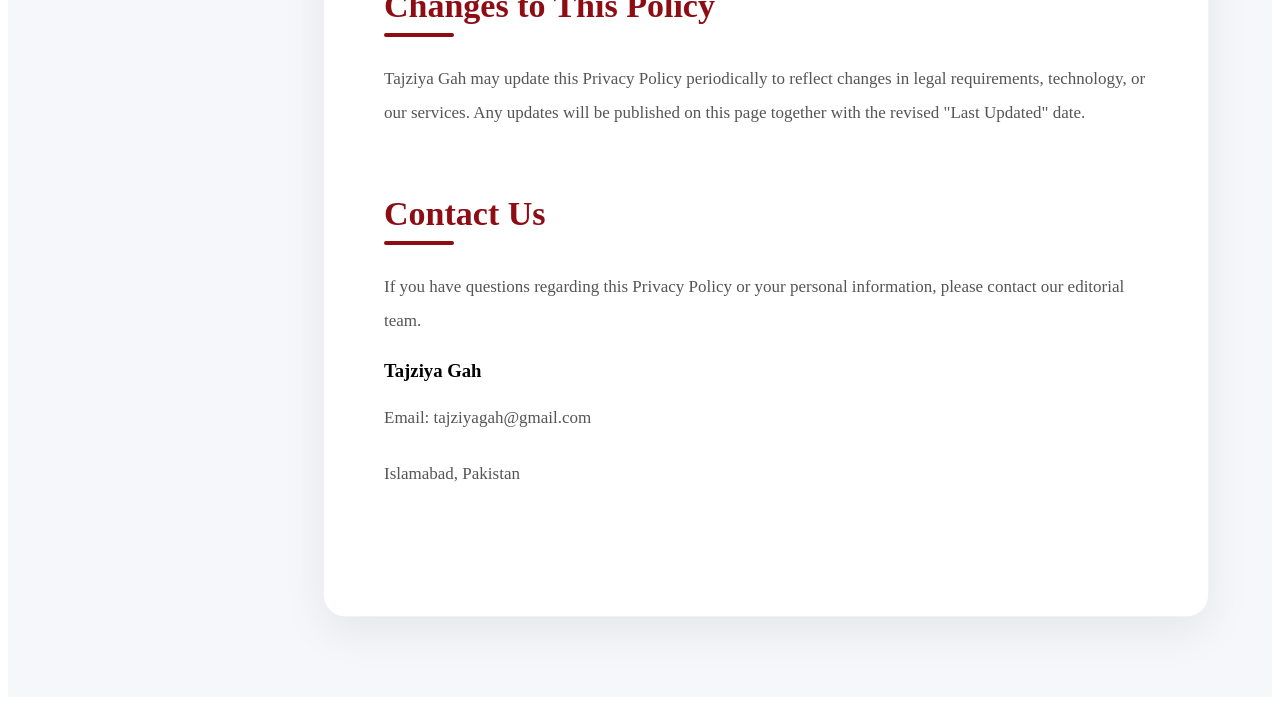
<file: pages/privacy.html>
<html lang="en">
<head>
    <meta charset="UTF-8">
    <meta name="viewport" content="width=device-width, initial-scale=1.0">
    <title>Privacy Policy - Tajziya Gah</title>
    <link rel="stylesheet" href="../css/policy.css">
    <link rel="stylesheet" href="../css/responsive.css">

    <!-- Favicon -->
<link rel="icon" type="image/x-icon" href="/favicon.ico">
<link rel="icon" type="image/png" sizes="32x32" href="/favicon-32x32.png">
<link rel="icon" type="image/png" sizes="16x16" href="/favicon-16x16.png">

<!-- Apple -->
<link rel="apple-touch-icon" sizes="180x180" href="/apple-touch-icon.png">

<!-- Android -->
<link rel="manifest" href="/site.webmanifest">

<meta name="theme-color" content="#8b0000">
</head>
<body>

<main class="policy-page">

    <!-- HERO -->

    <section class="policy-hero">

        <div class="container">

            <h1>Privacy Policy</h1>

            <p>

                At Tajziya Gah, we value your privacy and are committed to protecting your personal information.
                This Privacy Policy explains what information we collect, how we use it, and the measures we
                take to safeguard your data while you use our website.

            </p>

            <div class="policy-updated">

                Last Updated: July 2026

            </div>

        </div>

    </section>


    <div class="container">

        <div class="policy-wrapper">

            <!-- SIDEBAR -->

            <aside class="policy-sidebar">

                <h3>Contents</h3>

                <ul>

                    <li><a href="#intro">Introduction</a></li>

                    <li><a href="#collect">Information We Collect</a></li>

                    <li><a href="#use">How We Use Information</a></li>

                    <li><a href="#cookies">Cookies</a></li>

                    <li><a href="#thirdparty">Third Party Services</a></li>

                    <li><a href="#security">Data Security</a></li>

                    <li><a href="#rights">Your Rights</a></li>

                    <li><a href="#changes">Policy Changes</a></li>

                    <li><a href="#contact">Contact</a></li>

                </ul>

            </aside>


            <!-- CONTENT -->

            <div class="policy-content">

                <section id="intro">

                    <h2>Introduction</h2>

                    <p>

                        Tajziya Gah is committed to maintaining the privacy and trust of every visitor.
                        We believe that transparency regarding data collection and its usage is essential.
                        This Privacy Policy outlines how information is collected, processed, stored,
                        and protected when you access our website.

                    </p>

                    <p>

                        By continuing to use Tajziya Gah, you acknowledge and agree to the practices
                        described in this Privacy Policy.

                    </p>

                </section>


                <section id="collect">

                    <h2>Information We Collect</h2>

                    <p>

                        We may collect information that helps us improve our services and provide a better
                        user experience.

                    </p>

                    <ul>

                        <li>Name (when voluntarily submitted)</li>

                        <li>Email Address</li>

                        <li>Contact Information</li>

                        <li>Browser Type</li>

                        <li>Operating System</li>

                        <li>Device Information</li>

                        <li>IP Address</li>

                        <li>Website Usage Statistics</li>

                    </ul>

                </section>


                <section id="use">

                    <h2>How We Use Your Information</h2>

                    <p>

                        Information collected may be used for the following purposes:

                    </p>

                    <ul>

                        <li>Improve website performance</li>

                        <li>Enhance user experience</li>

                        <li>Respond to inquiries</li>

                        <li>Provide newsletters and updates</li>

                        <li>Analyze visitor traffic</li>

                        <li>Maintain website security</li>

                        <li>Prevent misuse or unauthorized access</li>

                    </ul>

                </section>


                <section id="cookies">

                    <h2>Cookies</h2>

                    <p>

                        Tajziya Gah uses cookies to remember user preferences, improve browsing
                        performance, and understand visitor behavior. Cookies help us provide
                        a smoother and more personalized experience.

                    </p>

                    <div class="policy-box">

                        <h4>Cookie Notice</h4>

                        <p>

                            You can disable cookies through your browser settings at any time.
                            Some website features may become unavailable if cookies are disabled.

                        </p>

                    </div>

                </section>


                <section id="thirdparty">

                    <h2>Third-Party Services</h2>

                    <p>

                        Our website may use trusted third-party services to improve functionality
                        and deliver multimedia content.

                    </p>

                    <ul>

                        <li>Google Analytics</li>

                        <li>YouTube Embedded Videos</li>

                        <li>Google Fonts</li>

                        <li>Social Media Platforms</li>

                    </ul>

                </section>


                <section id="security">

                    <h2>Data Security</h2>

                    <p>

                        We implement reasonable technical and organizational measures to protect
                        user information against unauthorized access, alteration, disclosure,
                        or destruction.

                    </p>

                    <div class="policy-notice">

                        While we strive to protect your information, no method of online transmission
                        or electronic storage can be guaranteed to be completely secure.

                    </div>

                </section>


                <section id="rights">

                    <h2>Your Rights</h2>

                    <p>

                        Depending on applicable laws, users may have the right to:

                    </p>

                    <ul>

                        <li>Request access to personal information</li>

                        <li>Request corrections to inaccurate information</li>

                        <li>Request deletion of personal data where legally applicable</li>

                        <li>Withdraw consent for communications</li>

                    </ul>

                </section>


                <section id="changes">

                    <h2>Changes to This Policy</h2>

                    <p>

                        Tajziya Gah may update this Privacy Policy periodically to reflect changes
                        in legal requirements, technology, or our services.
                        Any updates will be published on this page together with the revised
                        "Last Updated" date.

                    </p>

                </section>


                <section id="contact">

                    <h2>Contact Us</h2>

                    <p>

                        If you have questions regarding this Privacy Policy or your personal information,
                        please contact our editorial team.

                    </p>

                    <div class="policy-contact">

                        <h3>Tajziya Gah</h3>

                        <p>Email: tajziyagah@gmail.com</p>

                        <p>Islamabad, Pakistan</p>

                    </div>

                </section>

            </div>

        </div>

    </div>

</main>
<script src="../js/navigation.js"></script>
<script src="../js/theme.js"></script>
<script src="../js/language.js"></script>
<script src="../js/app.js"></script>

</body>
</file>
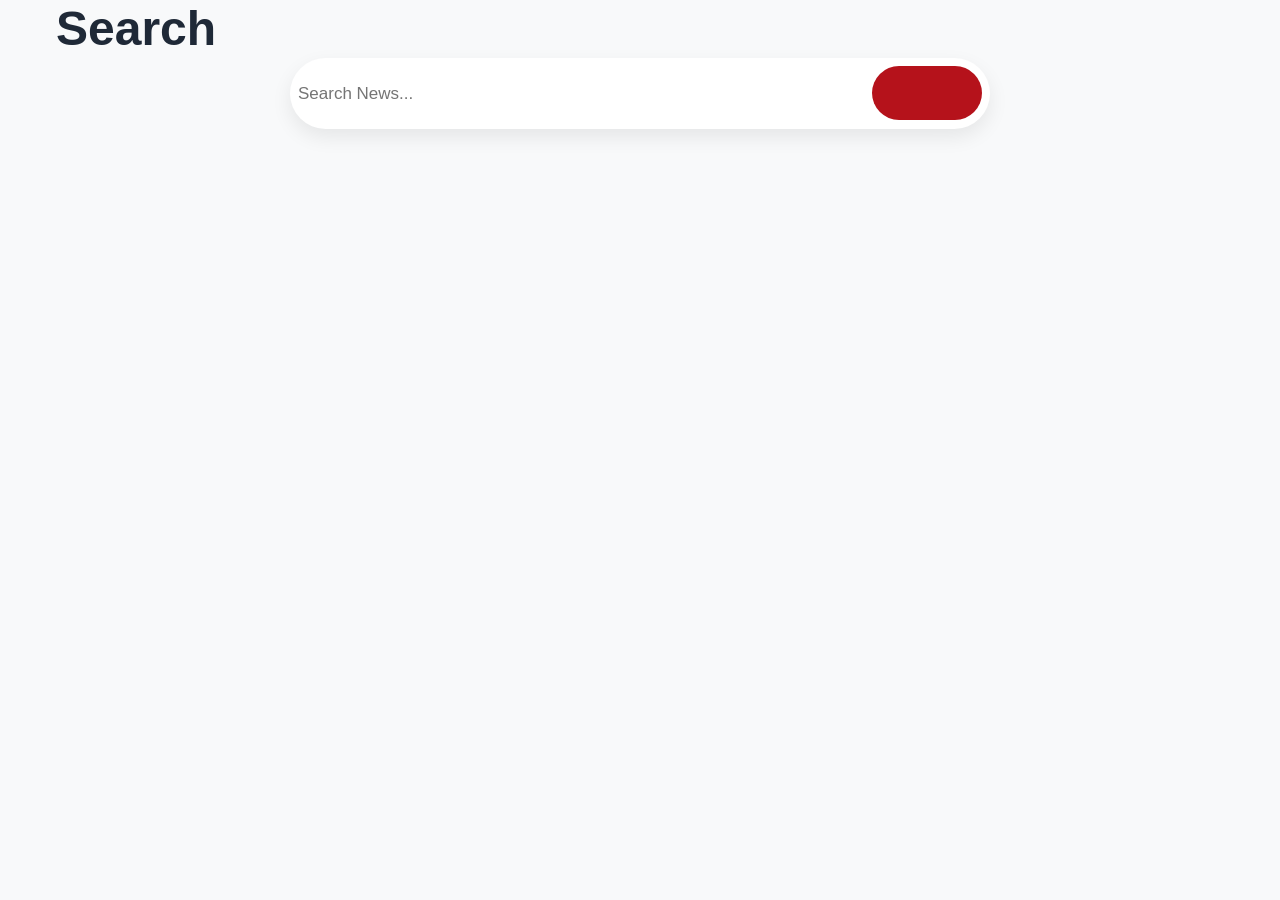
<file: pages/search.html>
<!DOCTYPE html>
<html lang="en">

<head>

<meta charset="UTF-8">

<meta name="viewport" content="width=device-width, initial-scale=1.0">

<title>

Search | Tajziya Gah

</title>
<link rel="stylesheet" href="../css/search.css">
<link rel="stylesheet" href="../css/reset.css">
<link rel="stylesheet" href="../css/variables.css">
<link rel="stylesheet" href="../css/style.css">
<link rel="stylesheet" href="../css/responsive.css">
<link rel="stylesheet" href="../css/theme.css">

<link rel="stylesheet" href
href="https://cdnjs.cloudflare.com/ajax/libs/font-awesome/6.6.0/css/all.min.css">

<!-- Favicon -->
<link rel="icon" type="image/x-icon" href="/favicon.ico">
<link rel="icon" type="image/png" sizes="32x32" href="/favicon-32x32.png">
<link rel="icon" type="image/png" sizes="16x16" href="/favicon-16x16.png">

<!-- Apple -->
<link rel="apple-touch-icon" sizes="180x180" href="/apple-touch-icon.png">

<!-- Android -->
<link rel="manifest" href="/site.webmanifest">

<meta name="theme-color" content="#8b0000">
</head>

<body>

<!-- Same Header -->

<!-- Same Navigation -->

<!-- Same Breaking News -->

<main class="search-page">

<div class="container">

<h1 data-i18n="search">Search</h1>

<div class="search-box">

<input

type="text"

id="searchInput"

placeholder="Search News...">

<button id="searchBtn">

<i class="fas fa-search"></i>

</button>

</div>

<div id="recentSearches"></div>

<div id="searchResults" class="search-results"></div>

</div>

</main>

<!-- Same Footer -->

<script src="../js/navigation.js"></script>
<script src="../js/theme.js"></script>
<script src="../js/language.js"></script>
<script src="../js/app.js"></script>
<script src="../js/article.js"></script>
<script src="../js/search.js"></script>

</body>

</html>
</file>
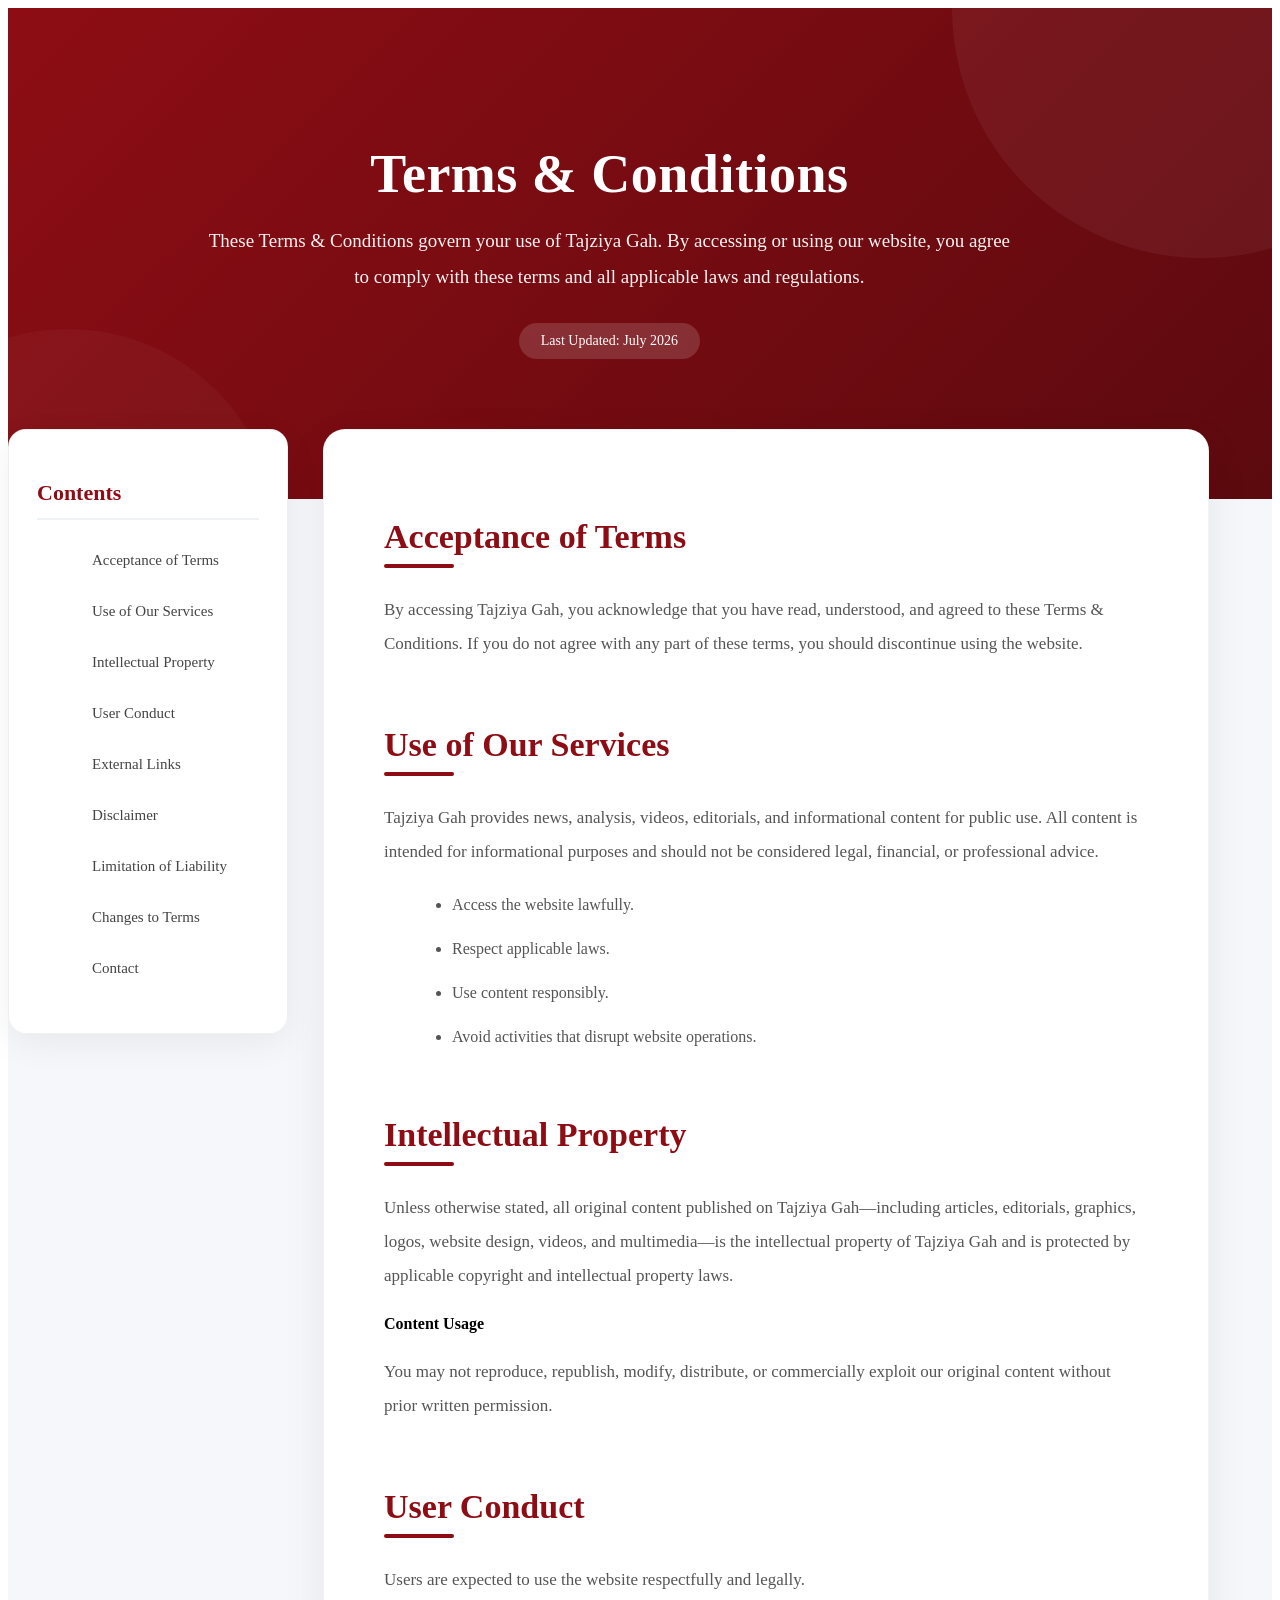
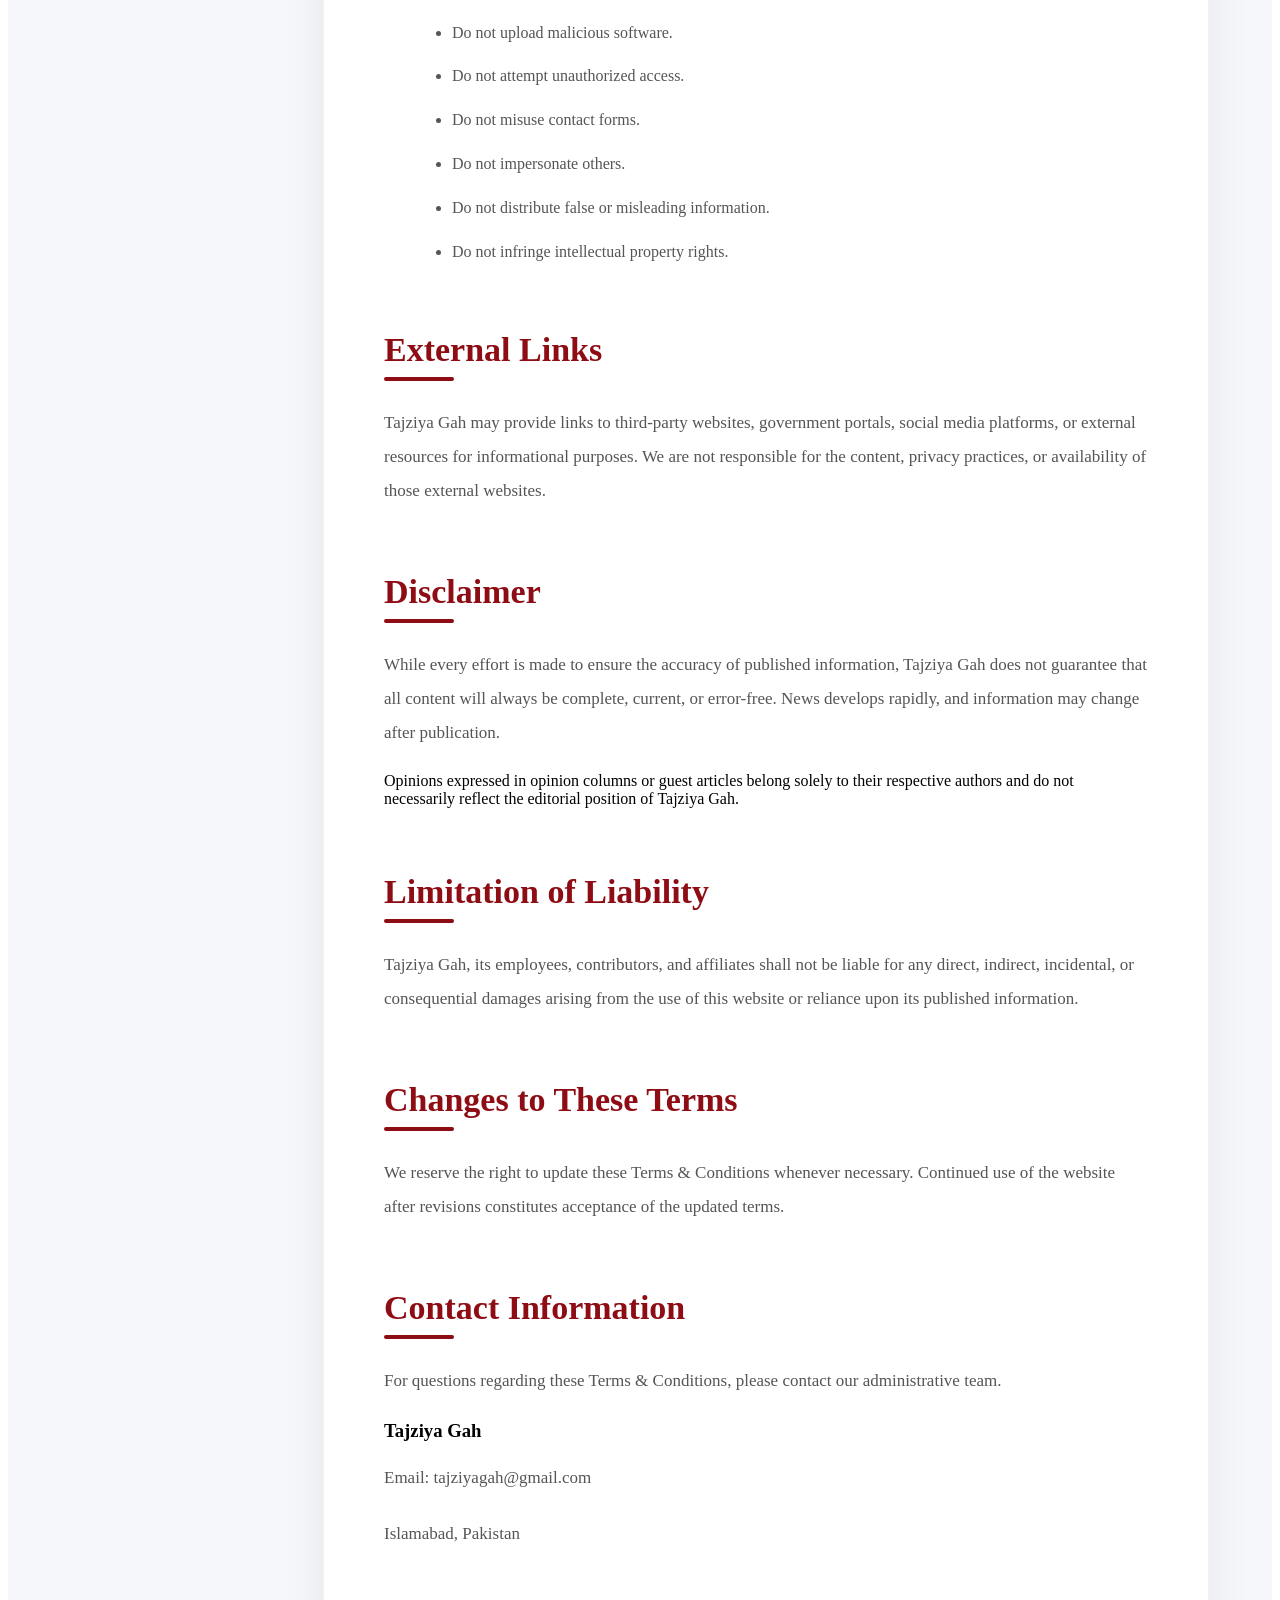
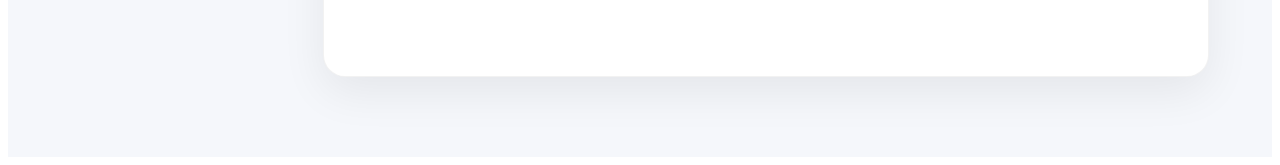
<file: pages/terms.html>
<html lang="en">
<head>
    <meta charset="UTF-8">
    <meta name="viewport" content="width=device-width, initial-scale=1.0">
    <title>Privacy Policy - Tajziya Gah</title>
    <link rel="stylesheet" href="../css/responsive.css">
    <link rel="stylesheet" href="../css/policy.css">

    <!-- Favicon -->
<link rel="icon" type="image/x-icon" href="/favicon.ico">
<link rel="icon" type="image/png" sizes="32x32" href="/favicon-32x32.png">
<link rel="icon" type="image/png" sizes="16x16" href="/favicon-16x16.png">

<!-- Apple -->
<link rel="apple-touch-icon" sizes="180x180" href="/apple-touch-icon.png">

<!-- Android -->
<link rel="manifest" href="/site.webmanifest">

<meta name="theme-color" content="#8b0000">
</head>
<body>

<main class="policy-page">

    <!-- HERO -->

    <section class="policy-hero">

        <div class="container">

            <h1>Terms & Conditions</h1>

            <p>

                These Terms & Conditions govern your use of Tajziya Gah. By accessing
                or using our website, you agree to comply with these terms and all
                applicable laws and regulations.

            </p>

            <div class="policy-updated">

                Last Updated: July 2026

            </div>

        </div>

    </section>


    <div class="container">

        <div class="policy-wrapper">

            <!-- SIDEBAR -->

            <aside class="policy-sidebar">

                <h3>Contents</h3>

                <ul>

                    <li><a href="#acceptance">Acceptance of Terms</a></li>

                    <li><a href="#services">Use of Our Services</a></li>

                    <li><a href="#property">Intellectual Property</a></li>

                    <li><a href="#conduct">User Conduct</a></li>

                    <li><a href="#external">External Links</a></li>

                    <li><a href="#disclaimer">Disclaimer</a></li>

                    <li><a href="#liability">Limitation of Liability</a></li>

                    <li><a href="#changes">Changes to Terms</a></li>

                    <li><a href="#contact">Contact</a></li>

                </ul>

            </aside>


            <!-- CONTENT -->

            <div class="policy-content">

                <section id="acceptance">

                    <h2>Acceptance of Terms</h2>

                    <p>

                        By accessing Tajziya Gah, you acknowledge that you have read,
                        understood, and agreed to these Terms & Conditions. If you do
                        not agree with any part of these terms, you should discontinue
                        using the website.

                    </p>

                </section>


                <section id="services">

                    <h2>Use of Our Services</h2>

                    <p>

                        Tajziya Gah provides news, analysis, videos, editorials, and
                        informational content for public use. All content is intended
                        for informational purposes and should not be considered legal,
                        financial, or professional advice.

                    </p>

                    <ul>

                        <li>Access the website lawfully.</li>

                        <li>Respect applicable laws.</li>

                        <li>Use content responsibly.</li>

                        <li>Avoid activities that disrupt website operations.</li>

                    </ul>

                </section>


                <section id="property">

                    <h2>Intellectual Property</h2>

                    <p>

                        Unless otherwise stated, all original content published on
                        Tajziya Gah—including articles, editorials, graphics, logos,
                        website design, videos, and multimedia—is the intellectual
                        property of Tajziya Gah and is protected by applicable copyright
                        and intellectual property laws.

                    </p>

                    <div class="policy-box">

                        <h4>Content Usage</h4>

                        <p>

                            You may not reproduce, republish, modify, distribute,
                            or commercially exploit our original content without
                            prior written permission.

                        </p>

                    </div>

                </section>


                <section id="conduct">

                    <h2>User Conduct</h2>

                    <p>

                        Users are expected to use the website respectfully and legally.

                    </p>

                    <ul>

                        <li>Do not upload malicious software.</li>

                        <li>Do not attempt unauthorized access.</li>

                        <li>Do not misuse contact forms.</li>

                        <li>Do not impersonate others.</li>

                        <li>Do not distribute false or misleading information.</li>

                        <li>Do not infringe intellectual property rights.</li>

                    </ul>

                </section>


                <section id="external">

                    <h2>External Links</h2>

                    <p>

                        Tajziya Gah may provide links to third-party websites,
                        government portals, social media platforms, or external
                        resources for informational purposes. We are not responsible
                        for the content, privacy practices, or availability of those
                        external websites.

                    </p>

                </section>


                <section id="disclaimer">

                    <h2>Disclaimer</h2>

                    <p>

                        While every effort is made to ensure the accuracy of published
                        information, Tajziya Gah does not guarantee that all content
                        will always be complete, current, or error-free. News develops
                        rapidly, and information may change after publication.

                    </p>

                    <div class="policy-notice">

                        Opinions expressed in opinion columns or guest articles belong
                        solely to their respective authors and do not necessarily reflect
                        the editorial position of Tajziya Gah.

                    </div>

                </section>


                <section id="liability">

                    <h2>Limitation of Liability</h2>

                    <p>

                        Tajziya Gah, its employees, contributors, and affiliates shall
                        not be liable for any direct, indirect, incidental, or consequential
                        damages arising from the use of this website or reliance upon
                        its published information.

                    </p>

                </section>


                <section id="changes">

                    <h2>Changes to These Terms</h2>

                    <p>

                        We reserve the right to update these Terms & Conditions whenever
                        necessary. Continued use of the website after revisions constitutes
                        acceptance of the updated terms.

                    </p>

                </section>


                <section id="contact">

                    <h2>Contact Information</h2>

                    <p>

                        For questions regarding these Terms & Conditions, please contact
                        our administrative team.

                    </p>

                    <div class="policy-contact">

                        <h3>Tajziya Gah</h3>

                        <p>Email: tajziyagah@gmail.com</p>

                        <p>Islamabad, Pakistan</p>

                    </div>

                </section>

            </div>

        </div>

    </div>

</main>
<script src="../js/navigation.js"></script>
<script src="../js/theme.js"></script>
<script src="../js/language.js"></script>
<script src="../js/app.js"></script>

</body>
</file>
<file: css/variables.css>
/* ===========================================================
   TAJZIYA GAH
   variables.css
   Design System
=========================================================== */

:root{

    /* =======================================================
       COLORS
    ======================================================= */

    --color-primary:#B5121B;
    --color-primary-dark:#8E0D14;
    --color-primary-light:#E63A44;

    --color-dark:#111827;
    --color-dark-secondary:#1F2937;

    --color-white:#FFFFFF;

    --color-background:#F8F9FA;
    --color-surface:#FFFFFF;
    --color-light:#F3F4F6;

    --color-border:#E5E7EB;

    --color-text:#1F2937;
    --color-text-light:#6B7280;

    --color-success:#16A34A;
    --color-warning:#F59E0B;
    --color-danger:#DC2626;
    --color-info:#2563EB;

    /* =======================================================
       TYPOGRAPHY
    ======================================================= */

    --font-heading:'Poppins',sans-serif;
    --font-body:'Inter',sans-serif;

    --font-size-xs:.75rem;
    --font-size-sm:.875rem;
    --font-size-base:1rem;
    --font-size-lg:1.125rem;
    --font-size-xl:1.25rem;
    --font-size-2xl:1.5rem;
    --font-size-3xl:2rem;
    --font-size-4xl:2.5rem;
    --font-size-5xl:3rem;
    --font-size-6xl:3.5rem;

    --font-weight-regular:400;
    --font-weight-medium:500;
    --font-weight-semibold:600;
    --font-weight-bold:700;
    --font-weight-extra-bold:800;

    --line-height-tight:1.2;
    --line-height-normal:1.5;
    --line-height-loose:1.8;

    /* =======================================================
       SPACING
    ======================================================= */

    --space-4:4px;
    --space-8:8px;
    --space-12:12px;
    --space-16:16px;
    --space-20:20px;
    --space-24:24px;
    --space-32:32px;
    --space-40:40px;
    --space-48:48px;
    --space-64:64px;
    --space-80:80px;
    --space-96:96px;

    /* =======================================================
       BORDER RADIUS
    ======================================================= */

    --radius-small:6px;
    --radius-medium:12px;
    --radius-large:18px;
    --radius-pill:999px;

    /* =======================================================
       SHADOWS
    ======================================================= */

    --shadow-small:
        0 2px 8px rgba(0,0,0,.06);

    --shadow-medium:
        0 8px 20px rgba(0,0,0,.08);

    --shadow-large:
        0 20px 40px rgba(0,0,0,.12);

    /* =======================================================
       CONTAINER
    ======================================================= */

    --container-width:1320px;

    --container-padding:24px;

    /* =======================================================
       HEADER
    ======================================================= */

    --topbar-height:40px;

    --header-height:90px;

    --navbar-height:60px;

    /* =======================================================
       TRANSITIONS
    ======================================================= */

    --transition-fast:.2s ease;

    --transition-normal:.3s ease;

    --transition-slow:.5s ease;

    /* =======================================================
       Z-INDEX
    ======================================================= */

    --z-dropdown:100;

    --z-sticky:500;

    --z-overlay:1000;

    --z-modal:2000;

    --z-loader:5000;

}


/* ===========================================================
   DARK MODE VARIABLES
=========================================================== */

body.dark-theme{

    --color-background:#0F172A;

    --color-surface:#1E293B;

    --color-light:#273449;

    --color-border:#334155;

    --color-text:#F8FAFC;

    --color-text-light:#CBD5E1;

}


/* ===========================================================
   RESPONSIVE VARIABLES
=========================================================== */

@media(max-width:1200px){

    :root{

        --container-width:1140px;

    }

}

@media(max-width:992px){

    :root{

        --container-padding:20px;

        --header-height:80px;

    }

}

@media(max-width:768px){

    :root{

        --container-padding:16px;

        --header-height:70px;

        --navbar-height:55px;

    }

}

@media(max-width:576px){

    :root{

        --container-padding:14px;

    }

}
</file>
<file: css/style.css>
/* ===========================================================
   TAJZIYA GAH
   STYLE.CSS
   Global Styles
===========================================================*/


/* ===============================
   BODY
================================ */

body{

    font-family:var(--font-body);

    background:var(--color-background);

    color:var(--color-text);

    line-height:var(--line-height-normal);

    overflow-x:hidden;

}


/* ===============================
   CONTAINER
================================ */

.container{

    width:100%;

    max-width:var(--container-width);

    margin:auto;

    padding-inline:var(--container-padding);

}


/* ===============================
   HEADINGS
================================ */

h1,
h2,
h3,
h4,
h5,
h6{

    font-family:var(--font-heading);

    font-weight:var(--font-weight-bold);

    color:var(--color-text);

    line-height:var(--line-height-tight);

}

h1{

    font-size:var(--font-size-5xl);

}

h2{

    font-size:var(--font-size-4xl);

}

h3{

    font-size:var(--font-size-3xl);

}

h4{

    font-size:var(--font-size-2xl);

}

h5{

    font-size:var(--font-size-xl);

}

h6{

    font-size:var(--font-size-lg);

}

p{

    color:var(--color-text-light);

}


/* ===============================
   IMAGES
================================ */

img{

    width:100%;

    height:auto;

}


/* ===============================
   BUTTONS
================================ */

button{

    transition:var(--transition-normal);

}


/* ===========================================================
                    TOP BAR
=========================================================== */

.topbar{

    height:var(--topbar-height);

    background:var(--color-dark);

    color:var(--color-white);

    font-size:14px;

}

.topbar .container{

    height:100%;

    display:flex;

    justify-content:space-between;

    align-items:center;

}

.topbar-left{

    display:flex;

    align-items:center;

    gap:12px;

}

.divider{

    width:1px;

    height:16px;

    background:rgba(255,255,255,.25);

}

.topbar-right{

    display:flex;

    align-items:center;

    gap:18px;

}

.topbar-right a{

    transition:var(--transition-fast);

}

.topbar-right a:hover{

    color:var(--color-primary-light);

}


/* ===========================================================
                    HEADER
=========================================================== */

.header{

    background:var(--color-surface);

    border-bottom:1px solid var(--color-border);

}

.header .container{

    height:var(--header-height);

    display:flex;

    justify-content:space-between;

    align-items:center;

}
.language-switch{

    position:relative;

}

.language-dropdown{

    display:none;

    position:absolute;

    top:110%;

    right:0;

    background:#fff;

    min-width:160px;

    border-radius:8px;

    box-shadow:0 10px 25px rgba(0,0,0,.15);

    overflow:hidden;

    z-index:9999;

}

.language-dropdown.show{

    display:block;

}

.language-dropdown button{

    width:100%;

    border:none;

    background:white;

    padding:12px;

    cursor:pointer;

    text-align:left;

}

.language-dropdown button:hover{

    background:#f2f2f2;

}


body.urdu {
    font-family: "Noto Nastaliq Urdu", serif;
}

body.urdu h1,
body.urdu h2,
body.urdu h3,
body.urdu p,
body.urdu li,
body.urdu a,
body.urdu button {
    text-align: right;
}

/* ===============================
   LOGO
================================ */

.logo{

    display:flex;

    align-items:center;

    gap:15px;

}

.logo img{

    width:58px;

    height:58px;

    object-fit:contain;

}

.logo-text h1{

    font-size:28px;

    margin-bottom:2px;

}

.logo-text p{

    font-size:13px;

    letter-spacing:.5px;

}


/* ===============================
   HEADER ACTIONS
================================ */
.header-container{

    display:flex;

    align-items:center;

    justify-content:space-between;

}
.header-actions{

    display:flex;

    align-items:center;

    gap:15px;

}

.header-actions button{

    display:flex;

    justify-content:center;

    align-items:center;

}
.menu-toggle{

    display:none;

}

.search-btn,
.theme-toggle{

    width:42px;

    height:42px;

    border-radius:50%;

    background:var(--color-light);

    font-size:16px;

}

.search-btn:hover,
.theme-toggle:hover{

    background:var(--color-primary);

    color:white;

}

.weather{

    display:flex;

    align-items:center;

    gap:8px;

    font-weight:600;

}

.login-btn{

    padding:10px 22px;

    border:2px solid var(--color-primary);

    color:var(--color-primary);

    border-radius:var(--radius-pill);

    font-weight:600;

}

.login-btn:hover{

    background:var(--color-primary);

    color:white;

}

.mobile-menu{

    display:none;

    font-size:24px;

}

@media(max-width:992px){

.header-actions{

    margin-left:auto;

}

.menu-toggle{

    display:flex;

    margin-left:15px;

}

}
/* ===========================================================
                  NAVIGATION
=========================================================== */

.navbar{

    background:var(--color-white);

    border-bottom:1px solid var(--color-border);

    position:sticky;

    top:0;

    z-index:var(--z-sticky);

    transition:var(--transition-normal);

}

.navbar.scrolled{

    box-shadow:var(--shadow-medium);

}

.navbar ul{

    display:flex;

    justify-content:center;

    align-items:center;

    gap:34px;

    height:var(--navbar-height);

}

.navbar a{

    position:relative;

    font-weight:600;

    transition:var(--transition-fast);

}

.navbar a::after{

    content:"";

    position:absolute;

    left:0;

    bottom:-20px;

    width:0;

    height:3px;

    background:var(--color-primary);

    transition:var(--transition-normal);

}

.navbar a:hover::after,

.navbar .active a::after{

    width:100%;

}

.navbar a:hover,

.navbar .active a{

    color:var(--color-primary);

}

@media(max-width:992px){

.nav-links{

position:fixed;

top:0;

right:-100%;

width:280px;

height:100vh;

background:var(--color-surface);

display:flex;

flex-direction:column;

padding-top:90px;

transition:.4s;

z-index:9999;

}

.nav-links.active{

right:0;

}

}




/*=========================================================
BREAKING NEWS
=========================================================*/

.breaking-news{

    display:flex;

    align-items:center;

    height:52px;

    background:var(--color-primary);

    border-top:1px solid rgba(255,255,255,.08);

    border-bottom:1px solid rgba(255,255,255,.08);

    overflow:hidden;

}

.breaking-label{

    background:#8b0000;

    color:#ffffff;

    font-weight:700;

    padding:0 20px;

    display:flex;

    align-items:center;

    gap:8px;

    height:100%;

    flex-shrink:0;

    z-index:2;

}

.ticker-wrapper{

    flex:1;

    overflow:hidden;

    position:relative;

    height:100%;

    display:flex;

    align-items:center;

    padding-left:20px;

}

.ticker-track{

    display:flex;

    align-items:center;

    white-space:nowrap;

    width:max-content;

    will-change:transform;

    animation:tickerScroll 30s linear infinite;

}

/* Pause when hovered (Desktop) */

.ticker-track:hover{

    animation-play-state:paused;

}

/*=============================
    LINKS
=============================*/

.breaking-news .ticker-track a{

    color:#ffffff;

    text-decoration:none;

    font-weight:600;

    margin-right:70px;

    transition:0.25s ease;

}

.breaking-news .ticker-track a:visited{

    color:#ffffff;

}

.breaking-news .ticker-track a:hover{

    color:#ffffff;

    text-decoration:none;

}

.breaking-news .ticker-track a:active{

    color:#ffffff;

}

.breaking-news .ticker-track a:focus{

    color:#ffffff;

    outline:none;

}

/*=============================
    Animation
=============================*/

@keyframes tickerScroll{

    from{

        transform:translateX(0);

    }

    to{

        transform:translateX(-50%);

    }

}


/* ===========================================================
                 SEARCH OVERLAY
=========================================================== */

.search-overlay{

    position:fixed;

    inset:0;

    background:rgba(0,0,0,.75);

    display:none;

    justify-content:center;

    align-items:flex-start;

    padding-top:120px;

    z-index:var(--z-overlay);

}

.search-box{

    width:min(700px,90%);

    background:white;

    border-radius:var(--radius-large);

    padding:40px;

    position:relative;

}

.search-box h2{

    margin-bottom:25px;

}

.search-box input{

    width:100%;

    padding:18px;

    border:1px solid var(--color-border);

    border-radius:var(--radius-medium);

}

.close-search{

    position:absolute;

    top:20px;

    right:20px;

    font-size:24px;

}


/* ===========================================================
                MOBILE DRAWER
=========================================================== */

.mobile-drawer{

    position:fixed;

    top:0;

    left:-320px;

    width:300px;

    height:100vh;

    background:white;

    z-index:var(--z-modal);

    transition:.35s;

    padding:30px;

    box-shadow:var(--shadow-large);

}

.mobile-drawer.active{

    left:0;

}

.drawer-logo{

    font-size:26px;

    font-weight:700;

    margin-bottom:35px;

}

.mobile-drawer ul{

    display:flex;

    flex-direction:column;

    gap:22px;

}

.mobile-drawer a{

    font-weight:600;

}

.close-drawer{

    position:absolute;

    right:20px;

    top:20px;

    font-size:24px;

}

/* ===========================
   DARK MODE TRANSITIONS
=========================== */

body,
.header,
.navbar,
.topbar,
.search-box,
.mobile-drawer{

    transition:
        background .35s ease,
        color .35s ease,
        border-color .35s ease;

}


/* ===========================
   SEARCH OVERLAY ANIMATION
=========================== */

.search-overlay{

    opacity:0;

    visibility:hidden;

    transition:.35s;

}

.search-overlay.active{

    opacity:1;

    visibility:visible;

}

/* ===========================================================
                        HERO
=========================================================== */

.hero{

    margin:40px 0;

}

.hero-grid{

    display:grid;

    grid-template-columns:2fr 1fr;

    gap:30px;

}

.hero-featured{

    position:relative;

    overflow:hidden;

    border-radius:18px;

    cursor:pointer;

}

.hero-featured img{

    height:650px;

    object-fit:cover;

    transition:.5s;

}

.hero-featured:hover img{

    transform:scale(1.05);

}

.hero-overlay{

    position:absolute;

    inset:0;

    display:flex;

    flex-direction:column;

    justify-content:flex-end;

    padding:40px;

    background:

    linear-gradient(

    transparent,

    rgba(0,0,0,.8)

    );

}

.hero-overlay h2{

    color:white;

    font-size:42px;

    margin:20px 0;

}

.hero-overlay p{

    color:#ddd;

    max-width:700px;

}

.news-meta{

    margin-top:20px;

    display:flex;

    gap:15px;

    color:white;

    font-size:14px;

}

/* Sidebar */

.hero-sidebar{

    display:flex;

    flex-direction:column;

    gap:20px;

}

.hero-card{

    display:flex;

    gap:15px;

    background:white;

    border-radius:15px;

    overflow:hidden;

    box-shadow:var(--shadow-small);

    transition:.3s;

    cursor:pointer;

}

.hero-card:hover{

    transform:translateY(-5px);

}

.hero-card img{

    width:150px;

    object-fit:cover;

}

.hero-card div{

    padding:15px;

}

.hero-card h3{

    margin-top:10px;

    font-size:18px;

}

/* Categories */

.category{

    display:inline-block;

    padding:6px 14px;

    border-radius:999px;

    color:white;

    font-size:13px;

    font-weight:600;

}

.politics{

    background:#B5121B;

}

.tech{

    background:#2563EB;

}

.business{

    background:#16A34A;

}

.sports{

    background:#EA580C;

}

.world{

    background:#7C3AED;

}

@media(max-width:992px){

.hero-grid{

grid-template-columns:1fr;

}

.hero-featured img{

height:500px;

}

}

@media(max-width:768px){

.hero-overlay{

padding:25px;

}

.hero-overlay h2{

font-size:30px;

}

.hero-card{

flex-direction:column;

}

.hero-card img{

width:100%;

height:200px;

}

}

/* ===========================================================
                    TOP STORIES
=========================================================== */

.top-stories{

    padding:70px 0;

}

.section-header{

    display:flex;

    justify-content:space-between;

    align-items:center;

    margin-bottom:35px;

}

.section-header h2{

    font-size:36px;

    position:relative;

}

.section-header h2::after{

    content:"";

    position:absolute;

    left:0;

    bottom:-10px;

    width:70px;

    height:4px;

    background:var(--color-primary);

    border-radius:999px;

}

.view-all{

    display:flex;

    align-items:center;

    gap:8px;

    color:var(--color-primary);

    font-weight:600;

}

.stories-grid{

    display:grid;

    grid-template-columns:repeat(3,1fr);

    gap:30px;

}

.story-card{

    background:white;

    border-radius:18px;

    overflow:hidden;

    box-shadow:var(--shadow-small);

    transition:.35s;

    cursor:pointer;

}

.story-card:hover{

    transform:translateY(-8px);

    box-shadow:var(--shadow-large);

}

.story-card img{

    width:100%;

    height:230px;

    object-fit:cover;

}

.story-content{

    padding:22px;

}

.story-content h3{

    font-size:22px;

    margin:18px 0 12px;

    line-height:1.35;

}

.story-content p{

    margin-bottom:20px;

    color:var(--color-text-light);

}

.story-meta{

    display:flex;

    gap:10px;

    font-size:14px;

    color:var(--color-text-light);

}

/* ===========================================================
            LATEST NEWS + SIDEBAR
=========================================================== */

.news-layout{

    padding:70px 0;

}

.content-grid{

    display:grid;

    grid-template-columns:2fr 1fr;

    gap:40px;

}

/* ===============================
      LATEST NEWS
================================ */

.latest-news{

    display:flex;

    flex-direction:column;

    gap:28px;

}

.latest-card{

    display:flex;

    gap:24px;

    background:white;

    border-radius:18px;

    overflow:hidden;

    box-shadow:var(--shadow-small);

    transition:.3s;

    cursor:pointer;

}

.latest-card:hover{

    transform:translateY(-5px);

    box-shadow:var(--shadow-medium);

}

.latest-card img{

    width:280px;

    object-fit:cover;

}

.latest-content{

    padding:22px;

}

.latest-content h3{

    margin:15px 0;

    font-size:26px;

}

.latest-content p{

    margin-bottom:18px;

}

/* ===============================
        SIDEBAR
================================ */

.sidebar{

    display:flex;

    flex-direction:column;

    gap:28px;

}

.sidebar-widget{

    background:white;

    padding:25px;

    border-radius:18px;

    box-shadow:var(--shadow-small);

}

.sidebar-widget h3{

    margin-bottom:20px;

    color:var(--color-primary);

}

.sidebar-widget li{

    padding:12px 0;

    border-bottom:1px solid var(--color-border);

    cursor:pointer;

    transition:.3s;

}

.sidebar-widget li:hover{

    color:var(--color-primary);

    padding-left:10px;

}

.ad-box{

    height:250px;

    display:flex;

    justify-content:center;

    align-items:center;

    border:2px dashed var(--color-border);

    border-radius:18px;

    font-size:22px;

    color:gray;

}

.newsletter-box{

    background:var(--color-primary);

    color:white;

    padding:30px;

    border-radius:18px;

}

.newsletter-box h3{

    color:white;

}

.newsletter-box p{

    color:#f1f1f1;

    margin:20px 0;

}

.newsletter-box input{

    width:100%;

    padding:16px;

    border:none;

    border-radius:10px;

    margin-bottom:15px;

}

.newsletter-box button{

    width:100%;

    padding:16px;

    background:white;

    color:var(--color-primary);

    font-weight:700;

    border-radius:10px;

}

/* ==========================================================
                CATEGORY NEWS
=========================================================== */

.category-news{

    padding:70px 0;

}

.category-section{

    margin-bottom:70px;

}

.category-grid{

    display:grid;

    grid-template-columns:2fr 1fr;

    gap:35px;

}

.category-featured{

    background:#fff;

    border-radius:18px;

    overflow:hidden;

    box-shadow:var(--shadow-small);

    transition:.3s;

}

.category-featured:hover{

    transform:translateY(-6px);

    box-shadow:var(--shadow-large);

}

.category-featured img{

    width:100%;

    height:380px;

    object-fit:cover;

}

.category-content{

    padding:25px;

}

.category-content h3{

    margin:18px 0;

    font-size:30px;

}

.category-list{

    display:flex;

    flex-direction:column;

    gap:20px;

}

.mini-news{

    display:flex;

    gap:16px;

    background:#fff;

    border-radius:14px;

    overflow:hidden;

    box-shadow:var(--shadow-small);

    transition:.3s;

    cursor:pointer;

}

.mini-news:hover{

    transform:translateX(8px);

}

.mini-news img{

    width:140px;

    object-fit:cover;

}

.mini-news div{

    padding:16px;

}

.mini-news h4{

    font-size:18px;

    margin-bottom:10px;

}

.mini-news span{

    color:var(--color-text-light);

    font-size:14px;

}

/* ==========================================================
                    EDITOR'S PICKS
=========================================================== */

.editors-picks{

    padding:80px 0;

    background:var(--color-light);

}

.editor-grid{

    display:grid;

    grid-template-columns:2fr 1fr;

    gap:35px;

}

.editor-featured{

    position:relative;

    overflow:hidden;

    border-radius:20px;

    cursor:pointer;

}

.editor-featured img{

    width:100%;

    height:620px;

    object-fit:cover;

    transition:.5s;

}

.editor-featured:hover img{

    transform:scale(1.06);

}

.editor-overlay{

    position:absolute;

    inset:0;

    padding:45px;

    display:flex;

    flex-direction:column;

    justify-content:flex-end;

    background:linear-gradient(
        transparent,
        rgba(0,0,0,.85)
    );

}

.editor-overlay h2{

    color:#fff;

    font-size:42px;

    margin:18px 0;

}

.editor-overlay p{

    color:#ddd;

}

.editor-author{

    display:flex;

    align-items:center;

    gap:15px;

    margin-top:30px;

}

.editor-author img{

    width:60px;

    height:60px;

    border-radius:50%;

}

.editor-author strong{

    display:block;

    color:white;

}

.editor-author span{

    color:#ddd;

    font-size:14px;

}

/* Sidebar */

.editor-sidebar{

    display:flex;

    flex-direction:column;

    gap:25px;

}

.editor-card{

    display:flex;

    gap:18px;

    background:white;

    border-radius:18px;

    overflow:hidden;

    box-shadow:var(--shadow-small);

    transition:.3s;

}

.editor-card:hover{

    transform:translateY(-5px);

    box-shadow:var(--shadow-medium);

}

.editor-card img{

    width:160px;

    object-fit:cover;

}

.editor-card div{

    padding:18px;

}

.editor-card h3{

    margin:15px 0;

    font-size:20px;

}

.editor-card p{

    font-size:14px;

    color:var(--color-text-light);

}

/* ==========================================================
                FEATURED VIDEOS
=========================================================== */

.featured-videos{

    padding:80px 0;

}

.video-grid{

    display:grid;

    grid-template-columns:2fr 1fr;

    gap:35px;

}

.main-video{

    background:#fff;

    border-radius:18px;

    overflow:hidden;

    box-shadow:var(--shadow-small);

}

.video-wrapper{

    position:relative;

    width:100%;

    padding-top:56.25%;

}

.video-wrapper iframe{

    position:absolute;

    top:0;

    left:0;

    width:100%;

    height:100%;

    border:0;

}

.video-content{

    padding:25px;

}

.video-content h3{

    margin:18px 0;

    font-size:30px;

}

.video-sidebar{

    display:flex;

    flex-direction:column;

    gap:20px;

}

.video-item{

    background:white;

    border-radius:18px;

    overflow:hidden;

    box-shadow:var(--shadow-small);

}

.video-item iframe{

    width:100%;

    aspect-ratio:16/9;

    border:none;

}

.video-item h4{

    padding:18px;

}

.coming-soon{

    height:180px;

    display:flex;

    justify-content:center;

    align-items:center;

    background:#f3f4f6;

    font-size:22px;

    font-weight:700;

    color:#777;

}

/* ==========================================================
                OPINION & ANALYSIS
=========================================================== */

.opinion-section{

    padding:80px 0;

    background:var(--color-background);

}

.opinion-grid{

    display:grid;

    grid-template-columns:repeat(3,1fr);

    gap:30px;

}

.opinion-card{

    background:#fff;

    border-radius:18px;

    overflow:hidden;

    box-shadow:var(--shadow-small);

    transition:.35s;

}

.opinion-card:hover{

    transform:translateY(-8px);

    box-shadow:var(--shadow-large);

}

.opinion-card img:first-child{

    width:100%;

    height:240px;

    object-fit:cover;

}

.opinion-content{

    padding:22px;

}

.opinion-content h3{

    margin:18px 0;

    font-size:24px;

}

.opinion-content p{

    margin-bottom:25px;

}

.author{

    display:flex;

    align-items:center;

    gap:14px;

}

.author img{

    width:50px;

    height:50px;

    border-radius:50%;

}

.author strong{

    display:block;

}

.author span{

    color:var(--color-text-light);

    font-size:14px;

}

/* ==========================================================
                TRENDING TOPICS
=========================================================== */

.trending-topics{

    padding:80px 0;

    background:#fff;

}

.topics-grid{

    display:grid;

    grid-template-columns:repeat(3,1fr);

    gap:25px;

}

.topic-card{

    background:var(--color-light);

    border-radius:18px;

    padding:35px;

    text-align:center;

    transition:.35s;

    box-shadow:var(--shadow-small);

}

.topic-card:hover{

    transform:translateY(-8px);

    background:var(--color-primary);

    color:#fff;

    box-shadow:var(--shadow-large);

}

.topic-card i{

    font-size:42px;

    margin-bottom:20px;

}

.topic-card h3{

    margin-bottom:10px;

}

.topic-card span{

    font-size:14px;

}

/* ==========================================================
                        FOOTER
=========================================================== */

.footer{

    background:#111827;

    color:#fff;

    padding-top:80px;

}

.footer-grid{

    display:grid;

    grid-template-columns:2fr 1fr 1fr 1fr;

    gap:50px;

    padding-bottom:60px;

}

.footer-logo{

    display:flex;

    align-items:center;

    gap:15px;

    margin-bottom:20px;

}

.footer-logo img{

    width:60px;

}

.footer-logo h2{

    color:#fff;

}

.footer-column p{

    color:#cbd5e1;

    line-height:1.8;

}

.footer-column h3{

    color:#fff;

    margin-bottom:20px;

}

.footer-column ul{

    display:flex;

    flex-direction:column;

    gap:14px;

}

.footer-column li{

    color:#cbd5e1;

}

.footer-column a{

    transition:.3s;

}

.footer-column a:hover{

    color:var(--color-primary-light);

}

.social-links{

    display:flex;

    gap:15px;

    margin-top:25px;

}

.social-links a{

    width:42px;

    height:42px;

    border-radius:50%;

    display:flex;

    justify-content:center;

    align-items:center;

    background:#1f2937;

    transition:.3s;

}

.social-links a:hover{

    background:var(--color-primary);

}

.contact-list li{

    display:flex;

    gap:12px;

    align-items:flex-start;

}

.footer-newsletter{

    border-top:1px solid rgba(255,255,255,.1);

    border-bottom:1px solid rgba(255,255,255,.1);

    padding:40px 0;

    display:flex;

    justify-content:space-between;

    align-items:center;

    gap:40px;

}

.footer-newsletter h3{

    color:#fff;

    margin-bottom:10px;

}

.footer-newsletter p{

    color:#cbd5e1;

}

.footer-newsletter form{

    display:flex;

    gap:12px;

    width:500px;

    max-width:100%;

}

.footer-newsletter input{

    flex:1;

    padding:15px;

    border:none;

    border-radius:10px;

}

.footer-newsletter button{

    padding:15px 28px;

    background:var(--color-primary);

    color:#fff;

    border-radius:10px;

    font-weight:600;

}

.footer-bottom{

    padding:30px 0;

    display:flex;

    justify-content:space-between;

    align-items:center;

    flex-wrap:wrap;

    gap:20px;

}

.footer-bottom p{

    color:#cbd5e1;

}

.footer-bottom-links{

    display:flex;

    flex-wrap:wrap;

    gap:20px;

}

.footer-bottom-links a{

    color:#cbd5e1;

    font-size:14px;

}

.footer-bottom-links a:hover{

    color:#fff;

}

/* ===========================================
Breadcrumb
=========================================== */

.breadcrumb{

padding:25px 0;

background:#fafafa;

border-bottom:1px solid #eee;

}

.breadcrumb nav{

display:flex;

align-items:center;

gap:12px;

font-size:15px;

}

.breadcrumb a{

color:#666;

}

.breadcrumb a:hover{

color:var(--color-primary);

}

.breadcrumb span{

color:#999;

}

/* ==========================================================
                    ARTICLE HEADER
=========================================================== */

.article-header{

    padding:60px 0;

    background:#fff;

}

.article-category{

    display:inline-block;

    background:var(--color-primary);

    color:#fff;

    padding:8px 18px;

    border-radius:999px;

    font-weight:600;

    margin-bottom:25px;

}

.article-title{

    font-size:56px;

    line-height:1.15;

    max-width:1000px;

    margin-bottom:25px;

}

.article-subtitle{

    font-size:22px;

    color:var(--color-text-light);

    max-width:900px;

    line-height:1.8;

    margin-bottom:40px;

}

.article-meta{

    display:flex;

    justify-content:space-between;

    align-items:center;

    flex-wrap:wrap;

    gap:30px;

    padding-bottom:35px;

    border-bottom:1px solid var(--color-border);

}

.author-info{

    display:flex;

    align-items:center;

    gap:18px;

}

.author-info img{

    width:70px;

    height:70px;

    border-radius:50%;

}

.author-info h4{

    margin-bottom:5px;

}

.author-info span{

    color:var(--color-text-light);

}

.article-details{

    display:flex;

    gap:25px;

    flex-wrap:wrap;

}

.article-details span{

    display:flex;

    align-items:center;

    gap:8px;

    color:var(--color-text-light);

}

.article-actions{

    display:flex;

    flex-wrap:wrap;

    gap:15px;

    margin-top:35px;

}

.article-actions button{

    display:flex;

    align-items:center;

    gap:10px;

    padding:12px 20px;

    border:1px solid var(--color-border);

    border-radius:999px;

    background:#fff;

    transition:.3s;

    font-weight:500;

}

.article-actions button:hover{

    background:var(--color-primary);

    color:#fff;

    border-color:var(--color-primary);

}
/* ==========================================================
                    ARTICLE BODY
=========================================================== */

.article-body{

    padding:70px 0;

}

.article-layout{

    display:grid;

    grid-template-columns:2fr 1fr;

    gap:50px;

}

/* Hero */

.article-hero{

    margin-bottom:40px;

}

.article-hero img{

    width:100%;

    border-radius:18px;

}

.article-hero figcaption{

    margin-top:12px;

    color:var(--color-text-light);

    font-size:15px;

}

/* Typography */

.article-main{

    font-size:19px;

    line-height:2;

}

.article-main p{

    margin-bottom:28px;

}

.article-main .lead{

    font-size:25px;

    font-weight:500;

    color:#222;

}

.article-main blockquote{

    margin:45px 0;

    padding:30px;

    border-left:5px solid var(--color-primary);

    background:#f8fafc;

    font-size:28px;

    font-style:italic;

    line-height:1.6;

}

/* Inline Image */

.inline-image{

    margin:50px 0;

}

.inline-image img{

    width:100%;

    border-radius:18px;

}

.inline-image figcaption{

    margin-top:12px;

    color:var(--color-text-light);

}

/* Video */

.article-video{

    margin:50px 0;

}

.article-video iframe{

    width:100%;

    aspect-ratio:16/9;

    border:none;

    border-radius:18px;

}

/* Tags */

.article-tags{

    margin-top:50px;

    display:flex;

    flex-wrap:wrap;

    gap:12px;

}

.article-tags a{

    padding:10px 18px;

    background:#f3f4f6;

    border-radius:999px;

    transition:.3s;

}

.article-tags a:hover{

    background:var(--color-primary);

    color:#fff;

}

/* Sidebar */

.article-sidebar{

    position:sticky;

    top:120px;

    align-self:start;

    display:flex;

    flex-direction:column;

    gap:25px;

}
/* ==========================================================
                ARTICLE FOOTER
=========================================================== */

.article-footer{

    padding:80px 0;

}

.author-box{

    display:flex;

    gap:35px;

    background:#fff;

    padding:35px;

    border-radius:20px;

    box-shadow:var(--shadow-small);

}

.author-box img{

    width:160px;

    height:160px;

    border-radius:50%;

    object-fit:cover;

}

.author-details span{

    color:var(--color-text-light);

    display:block;

    margin:10px 0 20px;

}

.author-social{

    display:flex;

    gap:15px;

    margin-top:25px;

}

.author-social a{

    width:42px;

    height:42px;

    border-radius:50%;

    display:flex;

    justify-content:center;

    align-items:center;

    background:#f3f4f6;

    transition:.3s;

}

.author-social a:hover{

    background:var(--color-primary);

    color:#fff;

}

/* Share */

.share-panel{

    margin:60px 0;

}

.share-buttons{

    display:flex;

    flex-wrap:wrap;

    gap:15px;

    margin-top:20px;

}

.share-buttons button{

    padding:14px 24px;

    border:none;

    border-radius:999px;

    cursor:pointer;

    font-weight:600;

    transition:.3s;

}

.share-buttons button:hover{

    transform:translateY(-3px);

}

/* Navigation */

.article-navigation{

    display:grid;

    grid-template-columns:1fr 1fr;

    gap:25px;

}

.nav-card{

    background:#fff;

    padding:30px;

    border-radius:18px;

    box-shadow:var(--shadow-small);

    transition:.3s;

}

.nav-card:hover{

    transform:translateY(-5px);

}

.nav-card span{

    color:var(--color-primary);

    font-size:14px;

}

.nav-card h3{

    margin-top:12px;

}

/* Related */

.related-news{

    padding-bottom:80px;

}

.related-grid{

    display:grid;

    grid-template-columns:repeat(3,1fr);

    gap:30px;

}

.related-card{

    background:#fff;

    border-radius:18px;

    overflow:hidden;

    box-shadow:var(--shadow-small);

    transition:.3s;

}

.related-card:hover{

    transform:translateY(-6px);

}

.related-card img{

    width:100%;

    height:230px;

    object-fit:cover;

}

.related-card div{

    padding:22px;

}

/* Comments */

.comments-section{

    padding-bottom:80px;

}

.comment-form{

    display:flex;

    flex-direction:column;

    gap:20px;

}

.comment-form input,

.comment-form textarea{

    padding:18px;

    border:1px solid var(--color-border);

    border-radius:12px;

    font-size:16px;

}

.comment-form textarea{

    resize:vertical;

}

.comment-form button{

    width:220px;

    padding:16px;

    background:var(--color-primary);

    color:#fff;

    border:none;

    border-radius:10px;

    cursor:pointer;

}

/* ==================================================
CATEGORY PAGE
================================================== */

.category-hero{

padding:70px 0;

background:linear-gradient(
135deg,
var(--color-primary),
#0f172a
);

color:white;

}

.category-hero span{

letter-spacing:2px;

font-size:14px;

opacity:.8;

}

.category-hero h1{

font-size:64px;

margin:15px 0;

}

.category-hero p{

font-size:22px;

max-width:700px;

line-height:1.8;

}

/* Featured */

.featured-category{

padding:70px 0;

}

.featured-story{

display:grid;

grid-template-columns:1.2fr 1fr;

background:white;

overflow:hidden;

border-radius:18px;

box-shadow:var(--shadow-small);

}

.featured-story img{

width:100%;

height:100%;

object-fit:cover;

}

.featured-content{

padding:40px;

display:flex;

flex-direction:column;

justify-content:center;

}

.featured-content h2{

margin:20px 0;

font-size:40px;

}

/* Filters */

.category-filter{

padding-bottom:40px;

}

.filter-buttons{

display:flex;

gap:15px;

flex-wrap:wrap;

}

.filter-buttons button{

padding:12px 24px;

border:none;

border-radius:999px;

background:#eee;

cursor:pointer;

}

.filter-buttons .active{

background:var(--color-primary);

color:white;

}

/* Feed */

.category-feed{

padding-bottom:80px;

}

.feed-layout{

display:grid;

grid-template-columns:2fr 1fr;

gap:40px;

}

.news-feed{

display:flex;

flex-direction:column;

gap:30px;

}

.feed-card{

display:flex;

gap:25px;

background:white;

padding:20px;

border-radius:18px;

box-shadow:var(--shadow-small);

transition:.3s;

}

.feed-card:hover{

transform:translateY(-5px);

}

.feed-card img{

width:260px;

border-radius:12px;

object-fit:cover;

}

/* Pagination */

.pagination{

padding-bottom:80px;

}

.pagination-buttons{

display:flex;

justify-content:center;

gap:12px;

flex-wrap:wrap;

}

.pagination-buttons button{

padding:14px 20px;

border:none;

background:#eee;

border-radius:10px;

cursor:pointer;

}

.pagination-buttons .active{

background:var(--color-primary);

color:white;

}

/* ==========================================================
ABOUT PAGE
=========================================================== */

.about-hero{

padding:120px 0;

background:linear-gradient(135deg,var(--color-primary),#0f172a);

color:#fff;

text-align:center;

}

.about-hero span{

letter-spacing:2px;

font-size:14px;

opacity:.8;

}

.about-hero h1{

font-size:64px;

margin:20px 0;

}

.about-hero p{

max-width:760px;

margin:auto;

font-size:22px;

line-height:1.8;

}

.about-story{

padding:90px 0;

}

.about-grid{

display:grid;

grid-template-columns:1fr 1fr;

gap:60px;

align-items:center;

}

.about-grid img{

width:100%;

border-radius:20px;

}

.mission{

padding:80px 0;

background:#f8fafc;

}

.mission-grid,

.values-grid,

.trust-grid,

.team-grid,

.stats-grid{

display:grid;

gap:30px;

}

.mission-grid{

grid-template-columns:repeat(2,1fr);

}

.values-grid,

.team-grid,

.stats-grid{

grid-template-columns:repeat(4,1fr);

}

.trust-grid{

grid-template-columns:repeat(3,1fr);

}

.mission-card,
.value-card,
.team-card,
.trust-grid > div{

background:#fff;

padding:30px;

border-radius:18px;

text-align:left;

box-shadow:var(--shadow-small);

}
.team-card h3,
.team-card h6{

text-align:center;

margin-bottom:15px;

}
.mission-card i,
.value-card i{

font-size:42px;

margin-bottom:60px;

color:var(--color-primary);

}

.team-card img{

width:220px;
height:220px;
object-fit:cover;
border-radius:50%;
margin:0 auto 25px;
display:block;

}

.editorial,
.statistics,
.careers{

padding:90px 0;

}

.statistics{

background:#111827;

color:#fff;

text-align:center;

}

.stats-grid h2{

font-size:48px;

margin-bottom:10px;

}

.careers{

text-align:center;

background:#f8fafc;

}

.careers .btn-primary{

display:inline-block;

margin-top:25px;

padding:15px 35px;

background:var(--color-primary);

color:#fff;

border-radius:10px;

font-weight:600;

}

/*=========================================================
ABOUT PAGE RESPONSIVE
==========================================================*/


/*==============================
LAPTOP (1200px)
==============================*/

@media (max-width:1200px){

.about-hero{

    padding:100px 0;

}

.about-hero h1{

    font-size:52px;

}

.about-hero p{

    font-size:20px;

}

.team-grid{

    grid-template-columns:repeat(2,1fr);

}

.values-grid{

    grid-template-columns:repeat(2,1fr);

}

.stats-grid{

    grid-template-columns:repeat(2,1fr);

}

}


/*==============================
TABLET (992px)
==============================*/

@media (max-width:992px){

.about-hero{

    padding:90px 0;

}

.about-hero h1{

    font-size:42px;

}

.about-hero p{

    font-size:18px;

}

.about-grid{

    grid-template-columns:1fr;

    gap:40px;

}

.about-grid img{

    max-width:650px;

    margin:auto;

}

.mission-grid{

    grid-template-columns:1fr;

}

.trust-grid{

    grid-template-columns:1fr;

}

.team-grid{

    grid-template-columns:1fr;

}

.values-grid{

    grid-template-columns:repeat(2,1fr);

}

.stats-grid{

    grid-template-columns:repeat(2,1fr);

}

.team-card{

    text-align:center;

}

.team-card img{

    width:220px;

    height:220px;

    margin:auto auto 20px;

}

}


/*==============================
TABLET PORTRAIT (768px)
==============================*/

@media (max-width:768px){

.about-hero{

    padding:70px 20px;

}

.about-hero h1{

    font-size:34px;

    line-height:1.3;

}

.about-hero p{

    font-size:16px;

}

.about-story,

.editorial,

.statistics,

.careers,

.values,

.mission,

.team,

.trust{

    padding:60px 0;

}

.team-card,

.value-card,

.mission-card,

.trust-grid > div{

    padding:25px;

}

.team-card img{

    width:180px;

    height:180px;

}

.team-card h3{

    font-size:24px;

}

.team-card span{

    display:block;

    text-align:left;

    line-height:1.8;

}

.team-card ul{

    text-align:left;

    padding-left:20px;

}

.stats-grid{

    grid-template-columns:1fr 1fr;

    gap:20px;

}

.stats-grid h2{

    font-size:38px;

}

}


/*==============================
MOBILE (576px)
==============================*/

@media (max-width:576px){

.about-hero{

    padding:60px 15px;

}

.about-hero span{

    font-size:12px;

}

.about-hero h1{

    font-size:28px;

}

.about-hero p{

    font-size:15px;

}

.values-grid{

    grid-template-columns:1fr;

}

.stats-grid{

    grid-template-columns:1fr;

}

.team-card{

    padding:20px;

}

.team-card img{

    width:150px;

    height:150px;

}

.team-card h3{

    font-size:22px;

}

.team-card span{

    font-size:15px;

}

.team-card ul{

    padding-left:18px;

}

.editorial ul{

    padding-left:18px;

}

.careers .btn-primary{

    width:100%;

}

}


/*==============================
SMALL MOBILE (420px)
==============================*/

@media (max-width:420px){

.about-hero h1{

    font-size:24px;

}

.about-hero p{

    font-size:14px;

}

.team-card{

    padding:18px;

}

.team-card img{

    width:130px;

    height:130px;

}

.team-card h3{

    font-size:20px;

}

.stats-grid h2{

    font-size:32px;

}

.stats-grid p{

    font-size:15px;

}

.mission-card i,

.value-card i{

    font-size:34px;

    margin-bottom:25px;

}

}

/* ==========================================================
CONTACT PAGE
=========================================================== */

.contact-hero{

padding:120px 0;

text-align:center;

background:linear-gradient(135deg,var(--color-primary),#111827);

color:#fff;

}

.contact-hero h1{

font-size:60px;

margin:20px 0;

}

.contact-hero p{

max-width:700px;

margin:auto;

font-size:21px;

line-height:1.8;

}

.contact-cards{

padding:80px 0;

}

.contact-grid{

display:grid;

grid-template-columns:repeat(4,1fr);

gap:30px;

}

.contact-card{

background:#fff;

padding:35px;

text-align:center;

border-radius:18px;

box-shadow:var(--shadow-small);

}

.contact-card i{

font-size:42px;

color:var(--color-primary);

margin-bottom:20px;

}

.contact-section{

padding-bottom:80px;

}

.contact-layout{

display:grid;

grid-template-columns:2fr 1fr;

gap:50px;

}

.contact-form{

background:#fff;

padding:40px;

border-radius:20px;

box-shadow:var(--shadow-small);

}

.contact-form form{

display:flex;

flex-direction:column;

gap:20px;

margin-top:30px;

}

.contact-form input,
.contact-form textarea{

padding:18px;

border:1px solid var(--color-border);

border-radius:10px;

font-size:16px;

}

.contact-form button{

padding:18px;

background:var(--color-primary);

color:#fff;

border:none;

border-radius:10px;

cursor:pointer;

font-size:16px;

font-weight:600;

}

.office-info{

background:#fff;

padding:40px;

border-radius:20px;

box-shadow:var(--shadow-small);

}

.office-info h3{

margin-top:30px;

}

.office-social{

display:flex;

gap:15px;

margin-top:35px;

}

.office-social a{

width:42px;

height:42px;

display:flex;

justify-content:center;

align-items:center;

border-radius:50%;

background:#f3f4f6;

transition:.3s;

}

.office-social a:hover{

background:var(--color-primary);

color:#fff;

}

.map-section{

padding-bottom:80px;

}

.map-container{

margin-top:30px;

overflow:hidden;

border-radius:20px;

}

.map-container iframe{

width:100%;

height:450px;

border:none;

}

.faq{

padding-bottom:80px;

}

.faq-list{

display:flex;

flex-direction:column;

gap:25px;

}

.faq-item{

background:#fff;

padding:30px;

border-radius:15px;

box-shadow:var(--shadow-small);

}

.faq-item h3{

margin-bottom:15px;

}

/* ==========================================================
SEARCH PAGE
=========================================================== */

.search-hero{

padding:100px 0;

text-align:center;

background:linear-gradient(135deg,var(--color-primary),#111827);

color:#fff;

}

.search-hero h1{

font-size:60px;

margin-bottom:20px;

}

.search-hero p{

font-size:22px;

margin-bottom:40px;

}

.search-box{

max-width:700px;

margin:auto;

display:flex;

align-items:center;

background:#fff;

border-radius:60px;

padding:8px;

box-shadow:var(--shadow-medium);

}

.search-box i{

padding:0 20px;

color:#999;

}

.search-box input{

flex:1;

border:none;

outline:none;

font-size:17px;

padding:15px 0;

}

.search-box button{

padding:15px 35px;

background:var(--color-primary);

color:#fff;

border:none;

border-radius:40px;

cursor:pointer;

font-weight:600;

}

/* Popular Searches */

.popular-searches{

padding:40px 0;

}

.popular-tags{

display:flex;

flex-wrap:wrap;

gap:15px;

margin-top:20px;

}

.popular-tags a{

padding:10px 20px;

background:#f3f4f6;

border-radius:999px;

transition:.3s;

}

.popular-tags a:hover{

background:var(--color-primary);

color:#fff;

}

/* Search Results */

.search-results{

padding:60px 0;

}

.search-layout{

display:grid;

grid-template-columns:2fr 1fr;

gap:40px;

}

.results-column{

display:flex;

flex-direction:column;

gap:30px;

}

.search-card{

display:flex;

gap:25px;

background:#fff;

padding:20px;

border-radius:18px;

box-shadow:var(--shadow-small);

transition:.3s;

}

.search-card:hover{

transform:translateY(-5px);

}

.search-card img{

width:260px;

height:180px;

object-fit:cover;

border-radius:12px;

}

.search-content{

display:flex;

flex-direction:column;

justify-content:center;

}

.search-sidebar{

display:flex;

flex-direction:column;

gap:25px;

}

/* Empty State */

.empty-search{

display:none;

padding:120px 0;

text-align:center;

}

.empty-search i{

font-size:70px;

color:var(--color-primary);

margin-bottom:20px;

}

.empty-search h2{

margin-bottom:15px;

}

.empty-search p{

margin-bottom:30px;

}
/* ==========================================================
   GLOBAL RESPONSIVE OPTIMIZATION
========================================================== */


/* Large Tablets */
@media(max-width:1024px){

    .container{
        width:95%;
        padding-inline:15px;
    }


    h1{
        font-size:42px;
    }

    h2{
        font-size:32px;
    }


    /* Grids */

    .stories-grid,
    .topics-grid,
    .related-grid{
        grid-template-columns:repeat(2,1fr);
    }


    .content-grid,
    .article-layout,
    .feed-layout,
    .search-layout,
    .contact-layout,
    .video-grid,
    .editor-grid,
    .category-grid{
        grid-template-columns:1fr;
    }


    .footer-grid{
        grid-template-columns:repeat(2,1fr);
    }


    .contact-grid{
        grid-template-columns:repeat(2,1fr);
    }


    .values-grid,
    .team-grid,
    .stats-grid{
        grid-template-columns:repeat(2,1fr);
    }


    .hero-grid{
        grid-template-columns:1fr;
    }


}



/* ==========================================================
        TABLETS / MOBILE LANDSCAPE
========================================================== */

@media(max-width:768px){


body{
    overflow-x:hidden;
}


/* CONTAINER */

.container{
    width:100%;
    padding:0 18px;
}



/* TOP BAR */

.topbar{
    height:auto;
    padding:8px 0;
}


.topbar .container{
    flex-direction:column;
    gap:10px;
    text-align:center;
}


.topbar-right{
    gap:12px;
}




/* HEADER */


.header .container{

    height:auto;
    padding:15px 0;

    flex-wrap:wrap;
}


.logo{

    gap:10px;

}


.logo img{

    width:50px;
    height:50px;

}


.logo-text h1{

    font-size:22px;

}


.header-actions{

    gap:10px;

}


.weather{

    display:none;

}


.login-btn{

    padding:8px 18px;

}


.mobile-menu{

    display:flex;

}



/* NAVIGATION */

.navbar{

    display:none;

}




/* BREAKING NEWS */


.breaking-news .container{

    width:100%;

}


.breaking-label{

    padding:12px;

    font-size:13px;

}





/* HERO */

.hero{

    margin:25px 0;

}


.hero-featured img{

    height:420px;

}


.hero-overlay{

    padding:20px;

}


.hero-overlay h2{

    font-size:28px;

}



.hero-card{

    flex-direction:row;

}


.hero-card img{

    width:120px;

    height:120px;

}



/* SECTION HEADERS */


.section-header{

    margin-bottom:25px;

}


.section-header h2{

    font-size:30px;

}




/* STORIES */

.stories-grid{

    grid-template-columns:1fr;

}



.story-card img{

    height:220px;

}




/* LATEST NEWS */


.latest-card{

    flex-direction:column;

}


.latest-card img{

    width:100%;
    height:220px;

}



.latest-content h3{

    font-size:22px;

}



/* CATEGORY */


.category-grid,
.featured-story{

    grid-template-columns:1fr;

}


.category-featured img{

    height:250px;

}




/* ARTICLE */


.article-title{

    font-size:34px;

}


.article-subtitle{

    font-size:18px;

}


.article-main{

    font-size:17px;

}


.article-main blockquote{

    font-size:22px;

    padding:20px;

}



.author-box{

    flex-direction:column;

    text-align:center;

}


.author-box img{

    margin:auto;

}




/* ABOUT */


.about-hero h1,
.category-hero h1,
.contact-hero h1,
.search-hero h1{

    font-size:40px;

}



.about-hero p,
.category-hero p,
.contact-hero p{

    font-size:18px;

}



.about-grid{

    grid-template-columns:1fr;

}



.mission-grid,
.trust-grid{

    grid-template-columns:1fr;

}





/* CARDS */


.opinion-grid,
.topics-grid,
.related-grid{

    grid-template-columns:1fr;

}




/* FOOTER */


.footer-grid{

    grid-template-columns:1fr;

}


.footer-newsletter{

    flex-direction:column;

    text-align:center;

}


.footer-newsletter form{

    width:100%;

    flex-direction:column;

}



.footer-bottom{

    flex-direction:column;

    text-align:center;

}





/* SEARCH */


.search-box{

    flex-direction:column;

    border-radius:20px;

}


.search-box button{

    width:100%;

}



/* CONTACT */


.contact-grid{

    grid-template-columns:1fr;

}


.map-container iframe{

    height:300px;

}



}



/* ==========================================================
                 SMALL PHONES
========================================================== */


@media(max-width:480px){



.logo-text h1{

    font-size:20px;

}


.logo-text p{

    font-size:11px;

}



.header-actions .search-btn,
.header-actions .theme-toggle{

    width:35px;
    height:35px;

}



.login-btn{

    font-size:13px;

}



.hero-featured img{

    height:320px;

}


.hero-overlay h2{

    font-size:24px;

}



.hero-card{

    display:block;

}


.hero-card img{

    width:100%;

    height:180px;

}



.section-header h2{

    font-size:26px;

}



.article-title{

    font-size:28px;

}



.article-actions button{

    width:100%;

    justify-content:center;

}



.feed-card,
.search-card{

    flex-direction:column;

}



.feed-card img,
.search-card img{

    width:100%;

    height:220px;

}



.footer-bottom-links{

    justify-content:center;

}



}
.category-header{

margin:40px 0;

text-align:center;

}

.category-header h1{

font-size:2.4rem;

font-weight:700;

}

.category-news{

padding:20px 0 60px;

}

.news-grid{

display:grid;

grid-template-columns:repeat(auto-fit,minmax(320px,1fr));

gap:30px;

}

.news-card{

background:var(--card);

border-radius:10px;

overflow:hidden;

box-shadow:var(--shadow);

transition:.3s;

}

.news-card:hover{

transform:translateY(-5px);

}

.news-card img{

width:100%;

height:220px;

object-fit:cover;

}

.news-content{

padding:20px;

}

.news-meta{

display:flex;

justify-content:space-between;

margin:20px 0;

font-size:.85rem;

color:var(--text-secondary);

}

/*=========================================
FEATURED STORIES
=========================================*/

.featured-news{

    padding:70px 0;

}

.featured-grid{

    display:grid;

    grid-template-columns:repeat(auto-fit,minmax(320px,1fr));

    gap:30px;

}

.featured-card{

    background:#fff;

    border-radius:12px;

    overflow:hidden;

    box-shadow:0 8px 25px rgba(0,0,0,.08);

    transition:.3s;

}

.featured-card:hover{

    transform:translateY(-6px);

}

.featured-card img{

    width:100%;

    height:220px;

    object-fit:cover;

}

.featured-content{

    padding:20px;

}

.featured-content span{

    color:#b30000;

    font-size:14px;

    font-weight:600;

}

.featured-content h3{

    margin:12px 0;

    font-size:22px;

}

.featured-content p{

    color:#555;

    line-height:1.7;

}
</file>
<file: css/responsive.css>
/* ==========================================================
   TAJZIYA GAH
   RESPONSIVE.CSS
   PART 1 - GLOBAL LAYOUT
==========================================================*/


/*==================================================
    LARGE DESKTOP
==================================================*/

@media (max-width:1400px){

.container{

    width:95%;

    max-width:1320px;

}

.hero-content{

    max-width:700px;

}

}


/*==================================================
    LAPTOP
==================================================*/

@media (max-width:1200px){

.container{

    width:95%;

}

.section-title{

    font-size:32px;

}

.hero{

    min-height:520px;

}

.hero-content h1{

    font-size:48px;

}

.news-grid{

    grid-template-columns:repeat(3,1fr);

    gap:22px;

}

.footer-grid{

    grid-template-columns:repeat(3,1fr);

}

}


/*==================================================
    TABLET LANDSCAPE
==================================================*/

@media (max-width:992px){

.container{

    width:94%;

}


/*-----------------------------
Header
------------------------------*/

.header{

    padding:15px 0;

}

.logo img{

    max-height:55px;

}


/*-----------------------------
Navigation
------------------------------*/

.nav-menu{

    position:fixed;

    top:0;

    right:-100%;

    width:300px;

    height:100vh;

    background:var(--color-surface);

    display:flex;

    flex-direction:column;

    padding:90px 30px;

    transition:.35s ease;

    z-index:9999;

    box-shadow:-10px 0 30px rgba(0,0,0,.15);

}

.nav-menu.active{

    right:0;

}

.nav-menu li{

    margin:15px 0;

}

.nav-menu a{

    font-size:18px;

}

.mobile-toggle{

    display:flex;

}


/*-----------------------------
Hero
------------------------------*/

.hero{

    min-height:500px;

}

.hero-content{

    max-width:100%;

}

.hero-content h1{

    font-size:42px;

}

.hero-content p{

    font-size:17px;

}





/*-----------------------------
News Cards
------------------------------*/

.news-grid{

    grid-template-columns:repeat(2,1fr);

    gap:20px;

}

.news-card img{

    height:220px;

}


/*-----------------------------
Footer
------------------------------*/

.footer-grid{

    grid-template-columns:repeat(2,1fr);

    gap:35px;

}

}


/*==================================================
    TABLET PORTRAIT
==================================================*/

@media (max-width:768px){

.container{

    width:92%;

}


/*-----------------------------
Header
------------------------------*/

.logo img{

    height:48px;

}

.header-actions{

    gap:10px;

}


/*-----------------------------
Hero
------------------------------*/

.hero{

    min-height:420px;

}

.hero-content{

    text-align:center;

}

.hero-content h1{

    font-size:34px;

    line-height:1.3;

}

.hero-content p{

    font-size:16px;

}

.hero-buttons{

    justify-content:center;

    flex-wrap:wrap;

}


/*-----------------------------
Section Titles
------------------------------*/

.section-title{

    font-size:28px;

}


/*-----------------------------
News
------------------------------*/

.news-grid{

    grid-template-columns:1fr;

}

.news-card{

    max-width:100%;

}


/*-----------------------------
Newsletter
------------------------------*/

.newsletter{

    padding:50px 25px;

}

.newsletter form{

    flex-direction:column;

}

.newsletter input{

    width:100%;

}


/*-----------------------------
Footer
------------------------------*/

.footer-grid{

    grid-template-columns:1fr;

    text-align:center;

}

.footer-bottom{

    flex-direction:column;

    gap:15px;

}

}


/*==================================================
    LARGE PHONES
==================================================*/

@media (max-width:576px){

.container{

    width:94%;

}


/*-----------------------------
Hero
------------------------------*/

.hero{

    min-height:360px;

}

.hero-content h1{

    font-size:30px;

}

.hero-content p{

    font-size:15px;

}


/*-----------------------------
Buttons
------------------------------*/

.btn{

    width:100%;

    text-align:center;

}


/*-----------------------------
News Cards
------------------------------*/

.news-card img{

    height:200px;

}

.news-card-content{

    padding:18px;

}

.news-card h3{

    font-size:20px;

}


/*-----------------------------
Ticker
------------------------------*/

.breaking-news{

    padding:10px;

}

.breaking-label{

    font-size:13px;

}

}


/*==================================================
    MOBILE
==================================================*/

@media (max-width:480px){

.logo img{

    height:42px;

}

.hero{

    min-height:330px;

}

.hero-content h1{

    font-size:26px;

}

.hero-content p{

    font-size:14px;

}

.section-title{

    font-size:24px;

}

.news-card img{

    height:180px;

}

.news-card-content{

    padding:15px;

}

.footer{

    padding-top:50px;

}

.footer h3{

    font-size:20px;

}

}


/*==================================================
    SMALL MOBILE
==================================================*/

@media (max-width:360px){

.container{

    width:95%;

}

.hero-content h1{

    font-size:22px;

}

.hero-content p{

    font-size:13px;

}

.section-title{

    font-size:22px;

}

.news-card img{

    height:160px;

}

.news-card h3{

    font-size:18px;

}

.footer{

    font-size:14px;

}

}


/*==================================================
    GLOBAL RESPONSIVE IMAGES
==================================================*/

img{

    max-width:100%;

    height:auto;

    display:block;

}

video{

    max-width:100%;

}

iframe{

    max-width:100%;

}

table{

    width:100%;

}

table{

    display:block;

    overflow-x:auto;

}
@media(max-width:768px){

.breaking-news{

    height:45px;

}

.breaking-label{

    padding:0 12px;

}

.ticker-track{

    animation-duration:20s;

}

.ticker-track a{

    margin-right:40px;

    font-size:14px;

}

}

@media(max-width:480px){

.breaking-label span{

    display:none;

}

.ticker-track{

    animation-duration:16s;

}

}
</file>
<file: css/theme.css>
/* =========================================
THEME
========================================= */

body{

transition:
background .3s ease,
color .3s ease;

}

body.dark{

background:#0f172a;

color:#f8fafc;

}

/* Cards */

body.dark .news-card,
body.dark .article-card,
body.dark .sidebar-widget,
body.dark .contact-card,
body.dark .mission-card,
body.dark .team-card,
body.dark .faq-item,
body.dark .search-card{

background:#1e293b;

color:#f8fafc;

}

/* Header */

body.dark .site-header{

background:#111827;

}

body.dark .navbar{

background:#111827;

}

body.dark .nav-links a{

color:#f8fafc;

}

/* Footer */

body.dark footer{

background:#020617;

}

/* Inputs */

body.dark input,
body.dark textarea{

background:#1e293b;

color:#fff;

border:1px solid #334155;

}

/* Buttons */

.theme-toggle{

width:42px;

height:42px;

border:none;

border-radius:50%;

cursor:pointer;

background:#f3f4f6;

display:flex;

justify-content:center;

align-items:center;

font-size:18px;

transition:.3s;

}

.theme-toggle:hover{

transform:rotate(15deg);

}

body.dark .theme-toggle{

background:#334155;

color:#fff;

}
</file>
<file: css/article.css>
.article-header{

margin-bottom:30px;

}

.article-category{

display:inline-block;

background:var(--primary);

color:#fff;

padding:6px 14px;

border-radius:20px;

font-size:.85rem;

margin-bottom:15px;

}

.article-image{

width:100%;

border-radius:10px;

margin:25px 0;

}

.article-summary{

font-size:1.2rem;

font-weight:600;

margin-bottom:30px;

color:var(--text);

}

.article-content p{

margin-bottom:20px;

line-height:1.9;

font-size:1.05rem;

color:var(--text-secondary);

}

.article-meta{

display:flex;

gap:20px;

margin-top:15px;

color:var(--text-secondary);

font-size:.9rem;

}
</file>
<file: css/policy.css>
/* ==========================================================
   TAJZIYA GAH
   POLICY PAGES
   PROFESSIONAL VERSION
==========================================================*/


/*=========================
    PAGE
=========================*/

.policy-page{

    background:#f5f7fb;

    min-height:100vh;

    padding-bottom:80px;

}


/*=========================
    HERO
=========================*/

.policy-hero{

    position:relative;

    overflow:hidden;

    background:
    linear-gradient(135deg,#8e0d14 0%,#5c0a0f 100%);

    color:#fff;

    padding:90px 20px 140px;

    text-align:center;

}

.policy-hero::before{

    content:"";

    position:absolute;

    width:500px;

    height:500px;

    background:rgba(255,255,255,.05);

    border-radius:50%;

    top:-250px;

    right:-180px;

}

.policy-hero::after{

    content:"";

    position:absolute;

    width:420px;

    height:420px;

    background:rgba(255,255,255,.03);

    border-radius:50%;

    bottom:-250px;

    left:-150px;

}

.policy-hero h1{

    position:relative;

    z-index:2;

    font-size:54px;

    font-weight:700;

    margin-bottom:18px;

    letter-spacing:.5px;

}

.policy-hero p{

    position:relative;

    z-index:2;

    max-width:820px;

    margin:auto;

    line-height:1.9;

    font-size:19px;

    opacity:.95;

}

.policy-updated{

    position:relative;

    z-index:2;

    display:inline-block;

    margin-top:28px;

    background:rgba(255,255,255,.15);

    backdrop-filter:blur(10px);

    padding:10px 22px;

    border-radius:40px;

    font-size:14px;

    font-weight:500;

}


/*=========================
    LAYOUT
=========================*/

.policy-wrapper{

    display:grid;

    grid-template-columns:280px 1fr;

    gap:35px;

    margin-top:-70px;

    position:relative;

    z-index:5;

}


/*=========================
    SIDEBAR
=========================*/

.policy-sidebar{

    position:sticky;

    top:110px;

    align-self:start;

    background:#fff;

    border-radius:18px;

    padding:28px;

    border:1px solid rgba(0,0,0,.06);

    box-shadow:

    0 10px 35px rgba(0,0,0,.06);

}

.policy-sidebar h3{

    font-size:22px;

    margin-bottom:20px;

    color:#8e0d14;

    padding-bottom:12px;

    border-bottom:2px solid #eef2f7;

}

.policy-sidebar ul{

    list-style:none;

}

.policy-sidebar li{

    margin-bottom:10px;

}

.policy-sidebar a{

    display:block;

    text-decoration:none;

    color:#444;

    font-size:15px;

    padding:12px 15px;

    border-radius:10px;

    transition:.3s;

}

.policy-sidebar a:hover{

    background:#eef5ff;

    color:#8e0d14;

    padding-left:22px;

}


/*=========================
    CONTENT
=========================*/

.policy-content{

    background:#ffffff;

    border-radius:22px;

    padding:60px;

    box-shadow:

    0 15px 45px rgba(0,0,0,.07);

    border:1px solid rgba(0,0,0,.05);

}

.policy-content section{

    margin-bottom:65px;

}

.policy-content h2{

    position:relative;

    font-size:34px;

    margin-bottom:25px;

    color:#8e0d14;

    padding-bottom:12px;

}

.policy-content h2::after{

    content:"";

    position:absolute;

    left:0;

    bottom:0;

    width:70px;

    height:4px;

    border-radius:10px;

    background:#8e0d14;

}

.policy-content p{

    font-size:17px;

    line-height:2;

    color:#555;

    margin-bottom:22px;

}

.policy-content ul{

    margin-left:28px;

    margin-top:20px;

}

.policy-content li{

    margin-bottom:15px;

    color:#555;

    line-height:1.8;

}
</file>
<file: css/search.css>
.search-box{

display:flex;

gap:10px;

margin:40px 0;

}

.search-box input{

flex:1;

padding:15px;

border:1px solid var(--border);

border-radius:8px;

font-size:16px;

}

.search-box button{

padding:15px 22px;

border:none;

background:var(--primary);

color:#fff;

border-radius:8px;

cursor:pointer;

}

.search-results{

display:grid;

gap:25px;

margin-top:40px;

}

.search-card{

display:grid;

grid-template-columns:250px 1fr;

gap:20px;

background:var(--surface);

padding:20px;

border-radius:10px;

box-shadow:var(--shadow);

}

.search-card img{

width:100%;

height:170px;

object-fit:cover;

border-radius:8px;

}

.recent-search{

margin:5px;

padding:8px 15px;

border-radius:20px;

border:none;

cursor:pointer;

background:var(--primary-light);

}

mark{

background:#ffe082;

padding:2px 4px;

}
</file>
